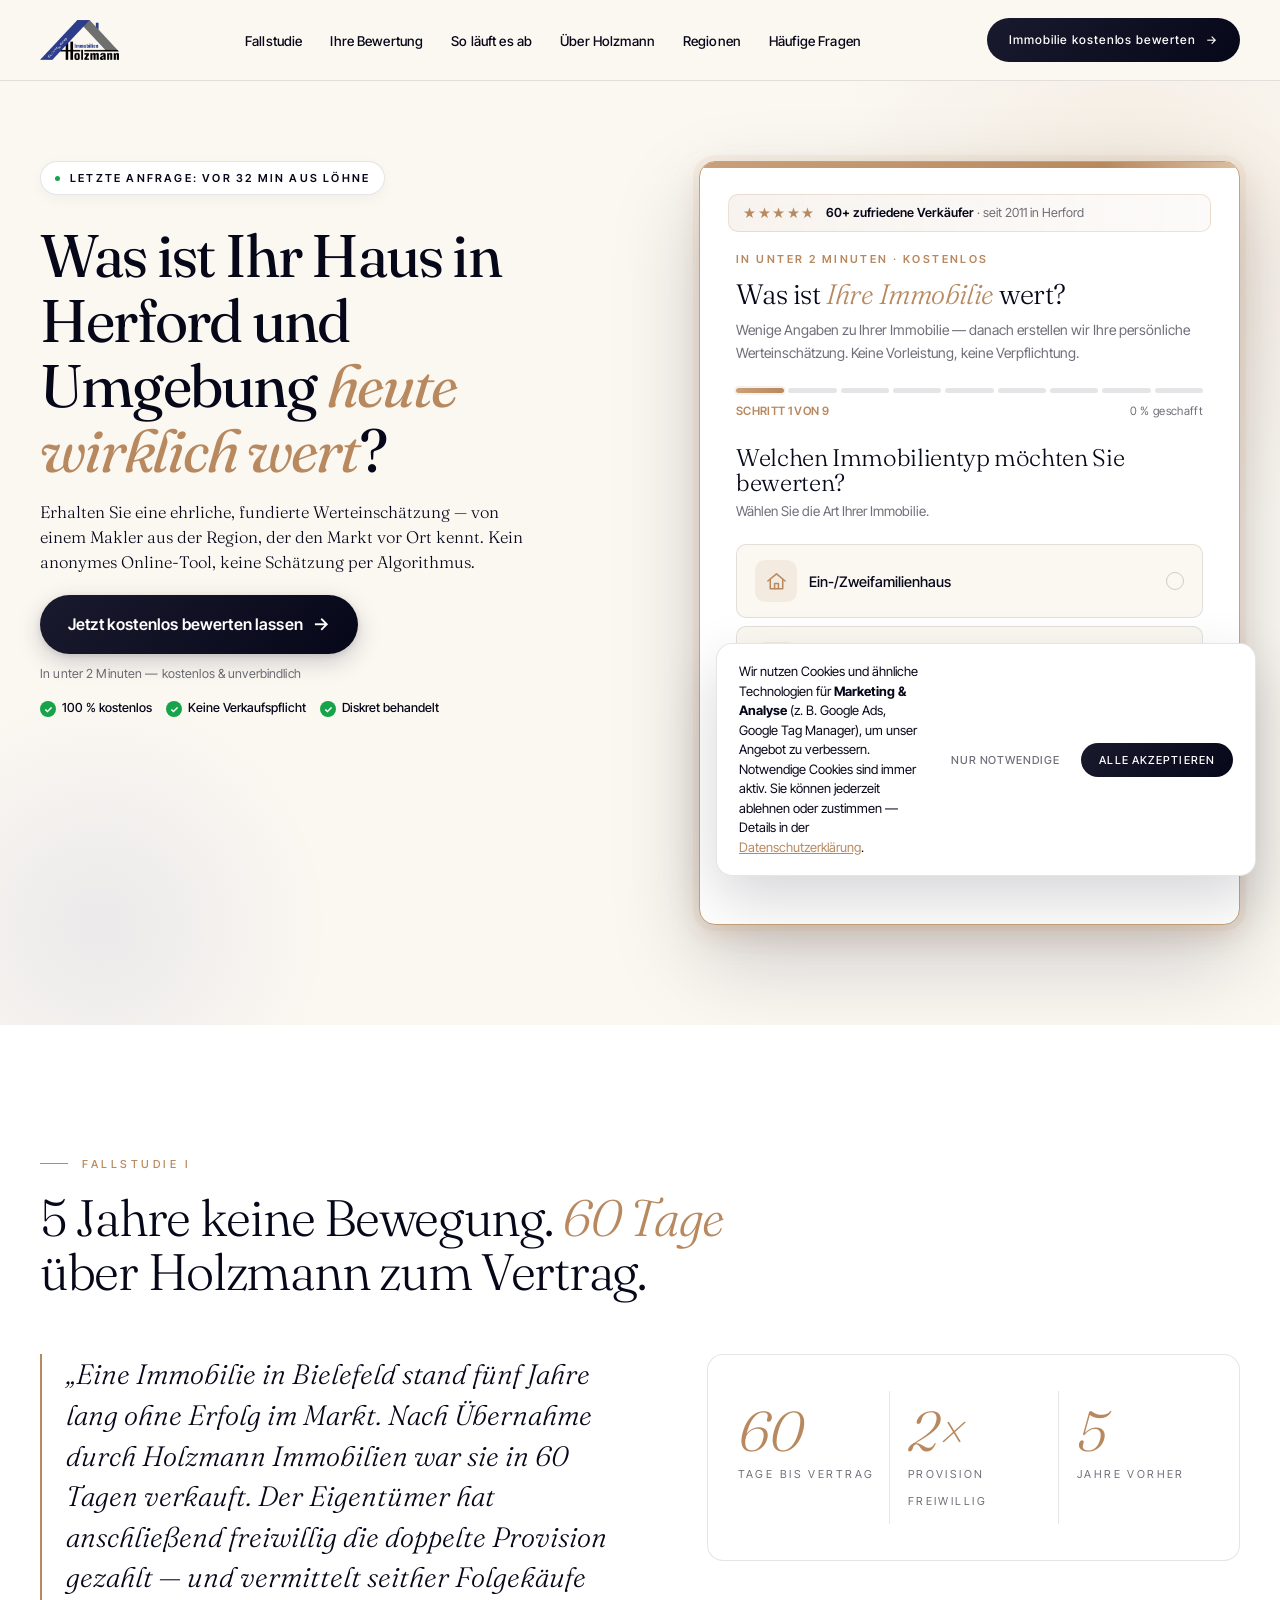
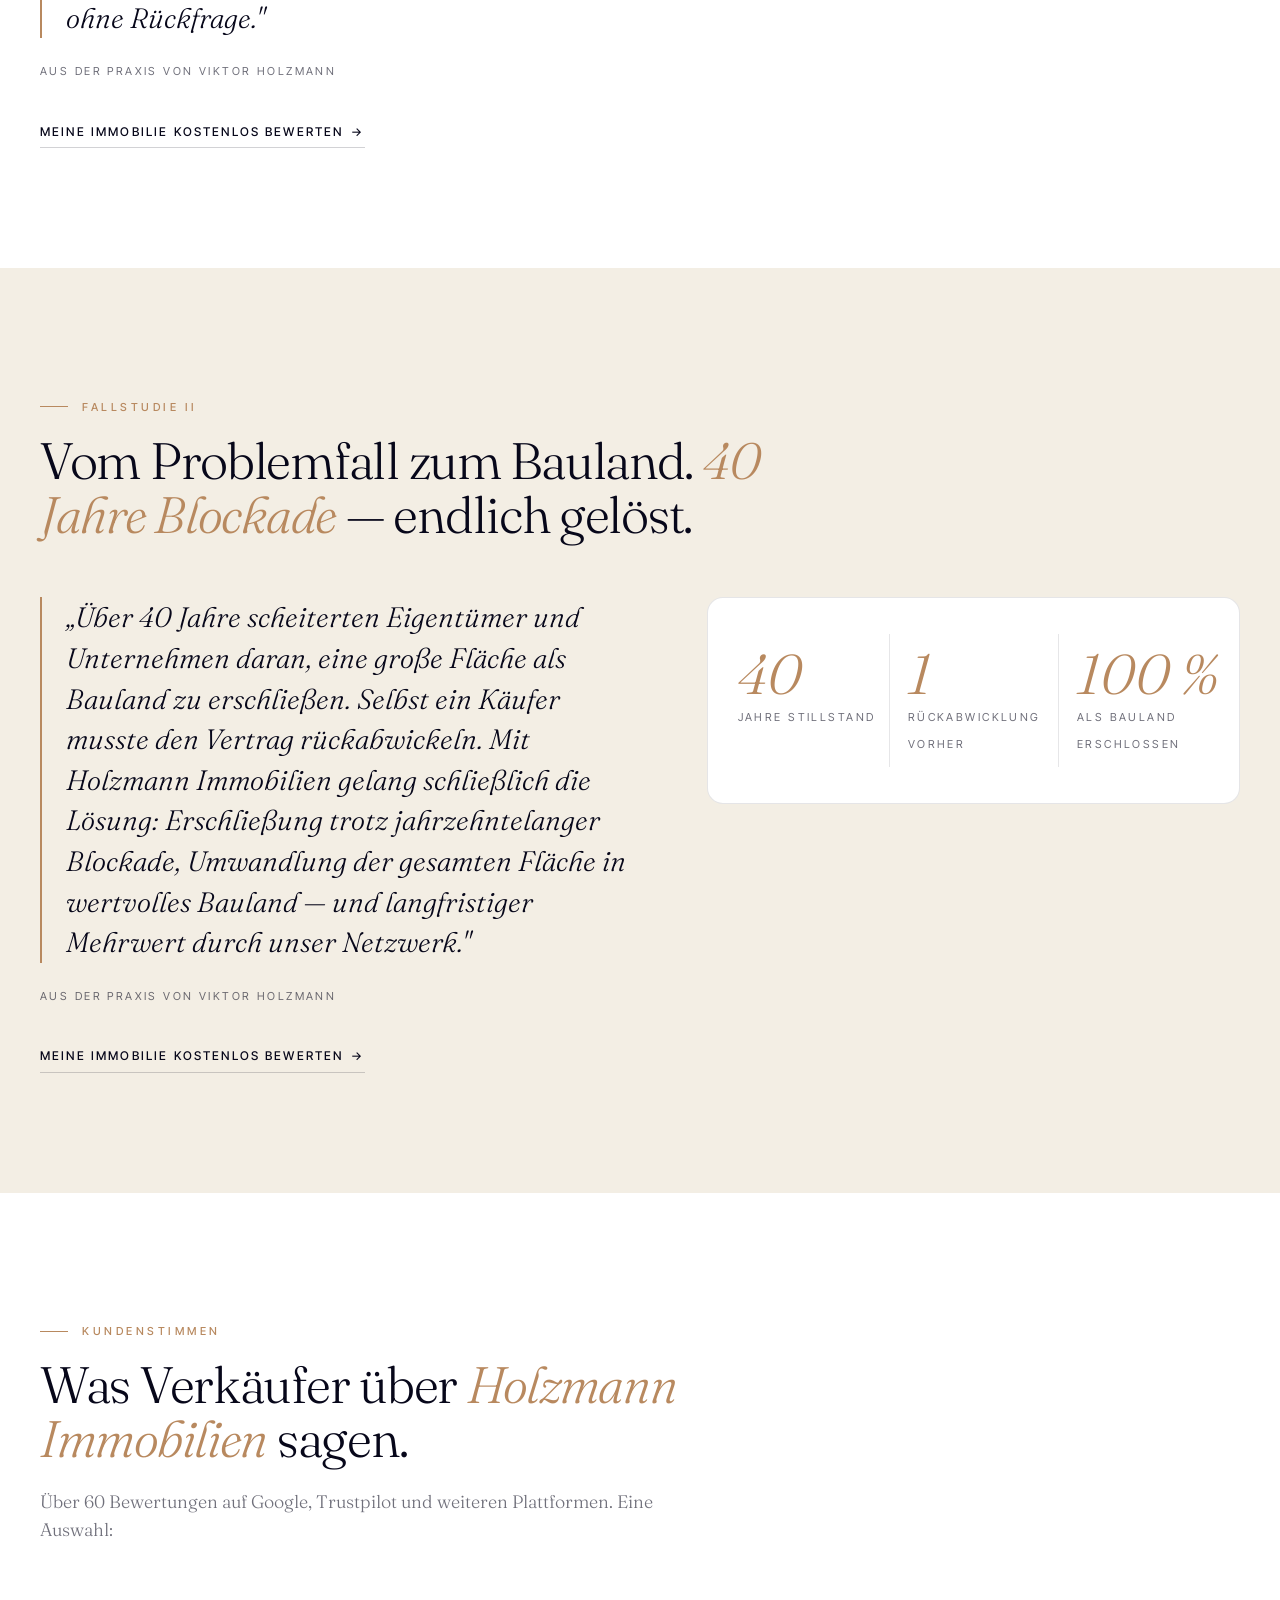
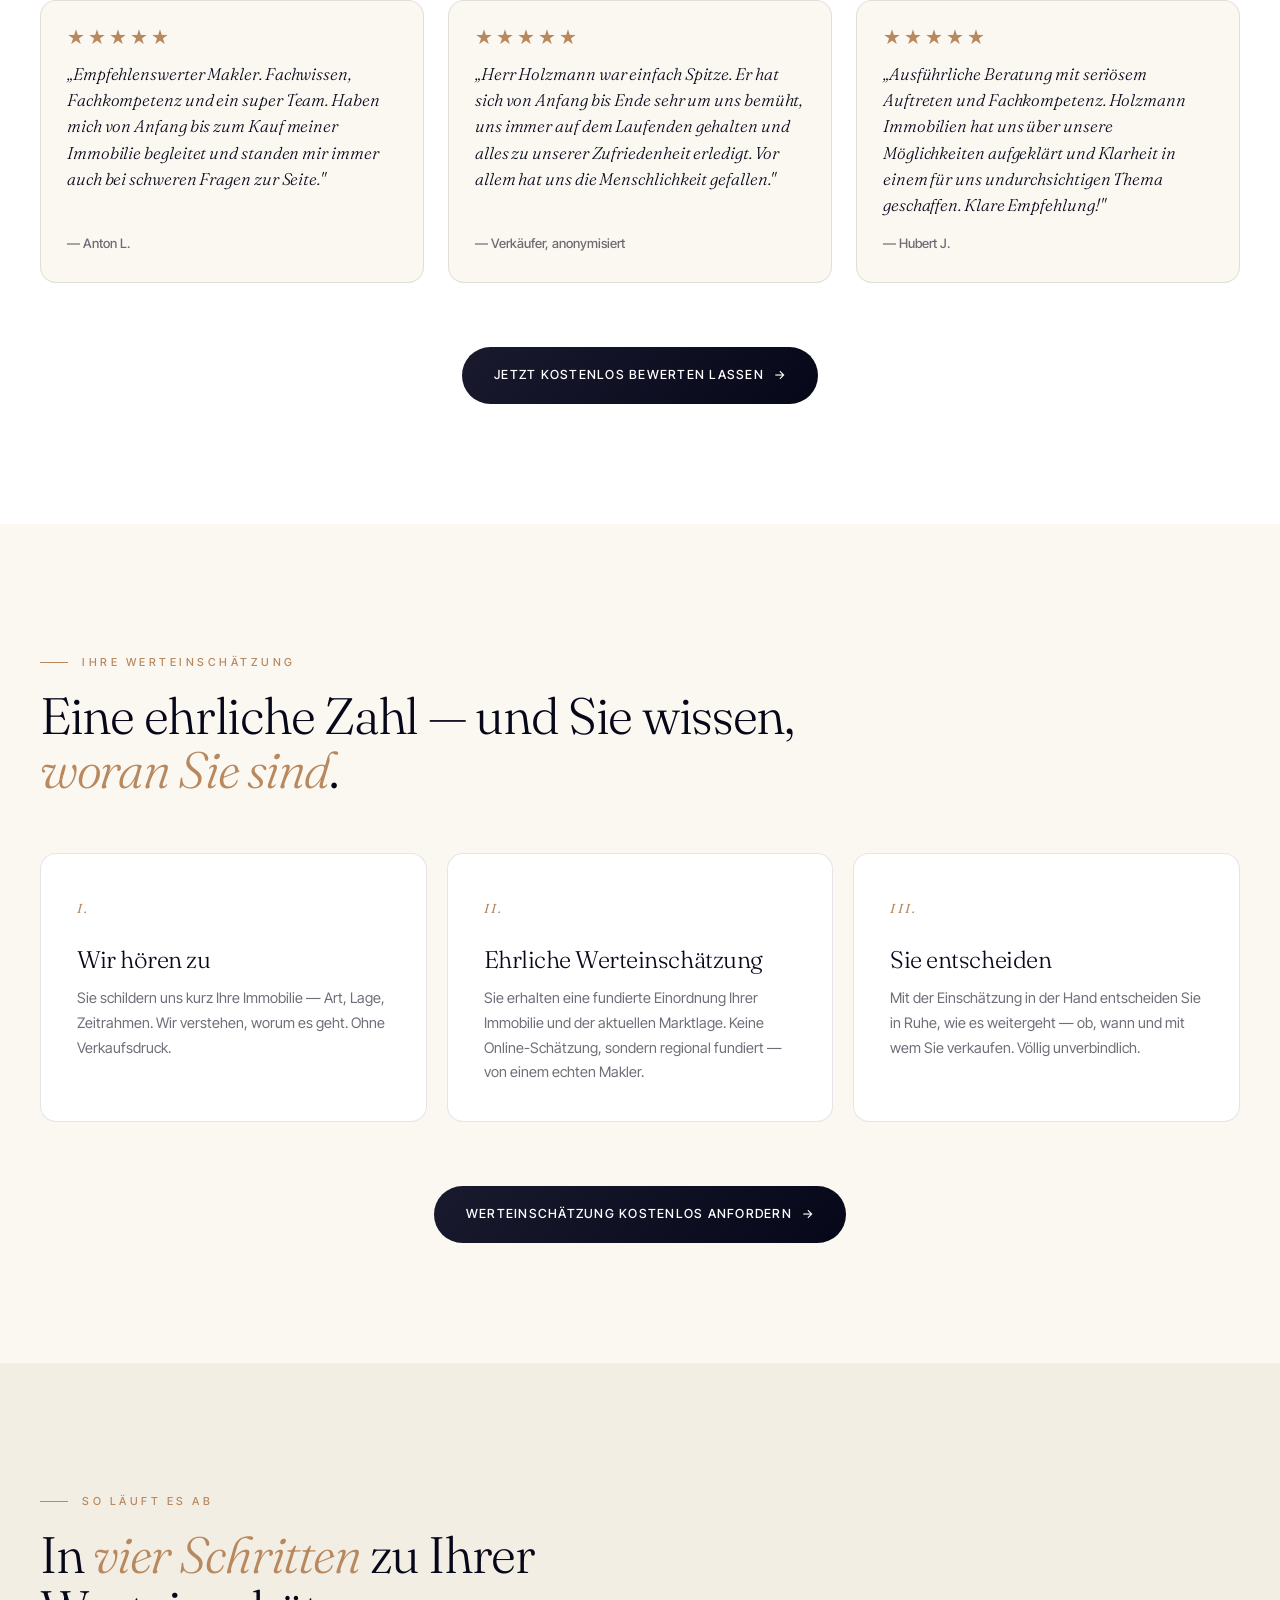
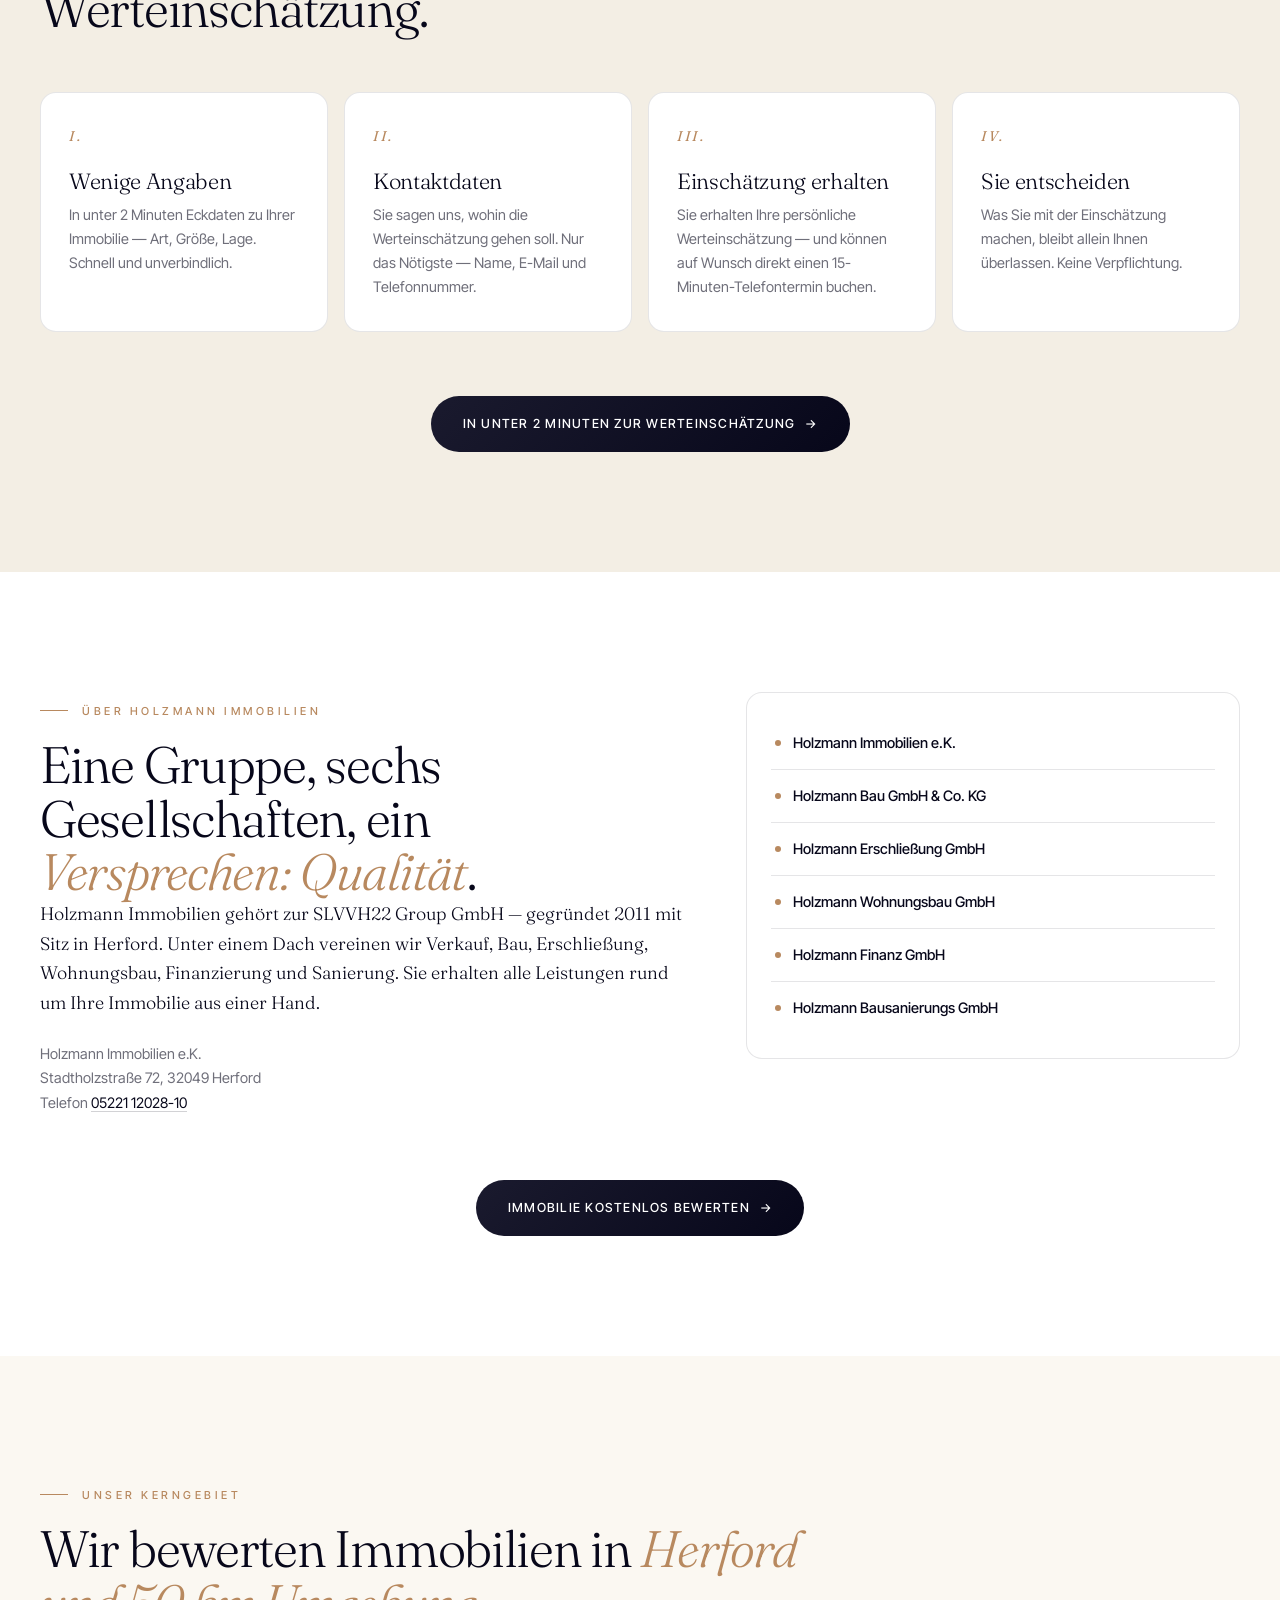
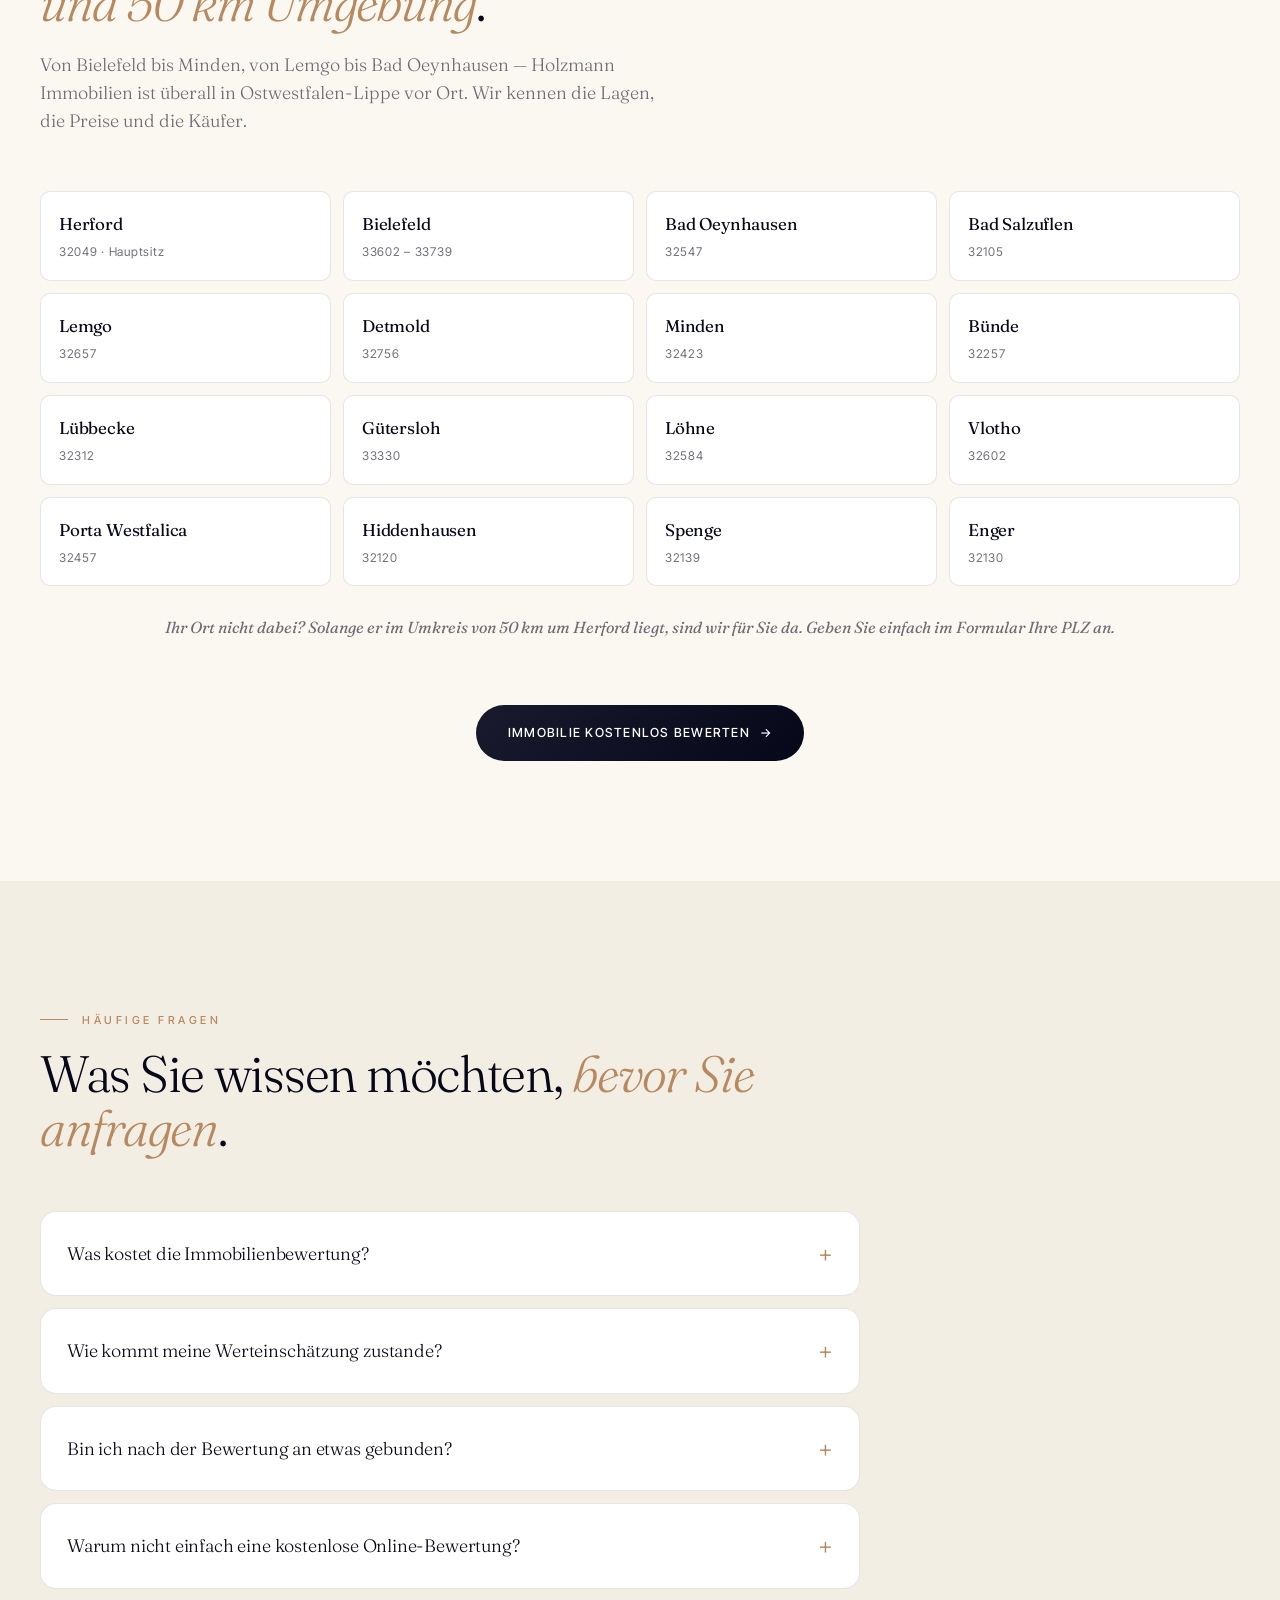
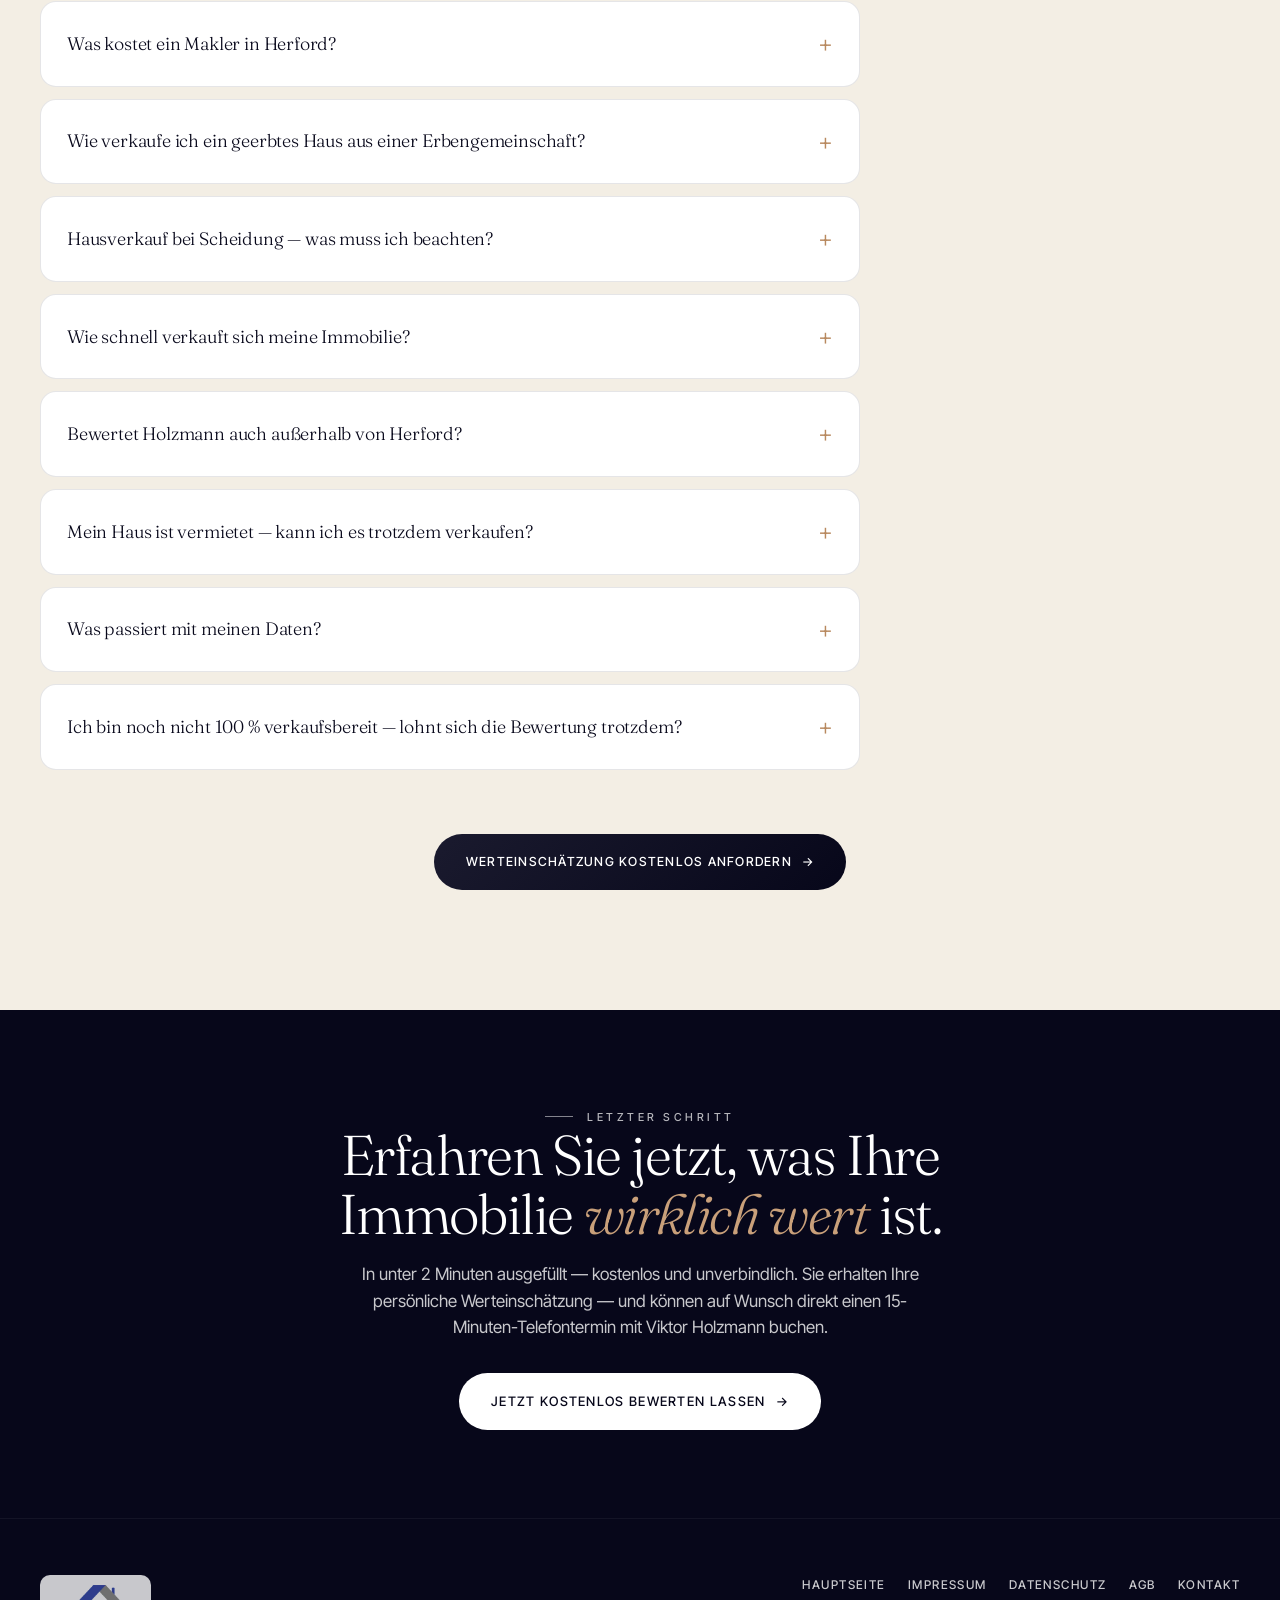
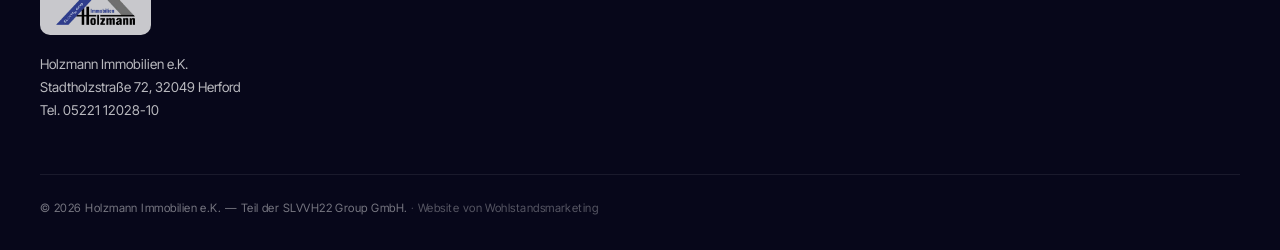
<file: index.html>
<!DOCTYPE html>
<html lang="de">
<head>
  <meta charset="UTF-8">
  <meta name="viewport" content="width=device-width, initial-scale=1.0">
  <meta name="description" content="Kostenlose, persönliche Immobilienbewertung für Herford, Bielefeld und Umgebung. Ehrliche Werteinschätzung vom Makler aus der Region — kein anonymes Online-Tool. In unter 2 Minuten unverbindlich anfordern.">
  <meta name="keywords" content="Haus verkaufen Herford, Immobilienbewertung Herford, was ist mein Haus wert, Immobilie verkaufen Herford, Immobilienmakler Herford, Wohnung verkaufen Bielefeld, Hauswert ermitteln, geerbtes Haus verkaufen">
  <meta name="robots" content="index,follow">
  <meta property="og:title" content="Was ist mein Haus wert? — Kostenlose Immobilienbewertung · Holzmann Immobilien">
  <meta property="og:description" content="Ehrliche Werteinschätzung vom Makler aus der Region — für Herford, Bielefeld & Umgebung. Kein Online-Algorithmus. In unter 2 Minuten kostenlos anfordern.">
  <meta property="og:type" content="website">
  <title>Was ist mein Haus wert? — Kostenlose Immobilienbewertung · Holzmann Immobilien Herford</title>

  <link rel="icon" type="image/x-icon" href="/favicon.ico?v=2">
  <link rel="icon" type="image/png" sizes="16x16" href="/favicon-16x16.png?v=2">
  <link rel="icon" type="image/png" sizes="32x32" href="/favicon-32x32.png?v=2">
  <link rel="apple-touch-icon" sizes="180x180" href="/apple-touch-icon.png?v=2">

  <link rel="preconnect" href="https://fonts.googleapis.com">
  <link rel="preconnect" href="https://fonts.gstatic.com" crossorigin>
  <link href="https://fonts.googleapis.com/css2?family=Fraunces:ital,opsz,wght@0,9..144,300;0,9..144,400;0,9..144,500;1,9..144,300;1,9..144,400&family=Inter+Tight:wght@300;400;500;600&display=swap" rel="stylesheet">

  <link rel="stylesheet" href="./style.css?v=20260528a">

  <!-- Consent Mode v2 — Defaults (DSGVO/EU). MUSS vor GTM und gtag laden. -->
  <script>
    window.dataLayer = window.dataLayer || [];
    function gtag(){ dataLayer.push(arguments); }
    gtag('consent', 'default', {
      'ad_storage':         'denied',
      'ad_user_data':       'denied',
      'ad_personalization': 'denied',
      'analytics_storage':  'denied',
      'functionality_storage': 'granted',
      'security_storage':      'granted',
      'wait_for_update': 500,
      'region': ['DE','AT','CH']
    });
    // Zuvor erteilte Zustimmung wiederherstellen
    try {
      if (localStorage.getItem('holzmann-cookie-consent') === 'all') {
        gtag('consent', 'update', {
          'ad_storage':         'granted',
          'ad_user_data':       'granted',
          'ad_personalization': 'granted',
          'analytics_storage':  'granted'
        });
      }
    } catch(e) {}
  </script>
  <!-- End Consent Mode v2 -->

  <!-- Google Tag Manager -->
  <script>(function(w,d,s,l,i){w[l]=w[l]||[];w[l].push({'gtm.start':
  new Date().getTime(),event:'gtm.js'});var f=d.getElementsByTagName(s)[0],
  j=d.createElement(s),dl=l!='dataLayer'?'&l='+l:'';j.async=true;j.src=
  'https://www.googletagmanager.com/gtm.js?id='+i+dl;f.parentNode.insertBefore(j,f);
  })(window,document,'script','dataLayer','GTM-PZJSZLQF');</script>
  <!-- End Google Tag Manager -->

  <!-- Google tag (gtag.js) -->
  <script async src="https://www.googletagmanager.com/gtag/js?id=AW-17651262615"></script>
  <script>
    window.dataLayer = window.dataLayer || [];
    function gtag(){dataLayer.push(arguments);}
    gtag('js', new Date());
    gtag('config', 'AW-17651262615');
  </script>
  <!-- End Google tag -->
</head>
<body>
  <!-- Google Tag Manager (noscript) -->
  <noscript><iframe src="https://www.googletagmanager.com/ns.html?id=GTM-PZJSZLQF"
  height="0" width="0" style="display:none;visibility:hidden"></iframe></noscript>
  <!-- End Google Tag Manager (noscript) -->

  <!-- ===== NAV ===== -->
  <nav class="nav" aria-label="Hauptnavigation">
    <div class="container nav-inner">
      <a href="https://holzmann-immobilien.de/" class="logo" aria-label="Holzmann Immobilien Startseite">
        <img src="./assets/logo.webp" alt="Holzmann Immobilien" width="180" height="48">
      </a>
      <ul class="nav-links nav-desktop-only" role="list">
        <li><a href="#fallstudie">Fallstudie</a></li>
        <li><a href="#leistungen">Ihre Bewertung</a></li>
        <li><a href="#ablauf">So läuft es ab</a></li>
        <li><a href="#ueber">Über Holzmann</a></li>
        <li><a href="#regionen">Regionen</a></li>
        <li><a href="#faq">Häufige Fragen</a></li>
      </ul>
      <a href="#quiz" class="nav-cta nav-desktop-only">
        <span>Immobilie kostenlos bewerten</span>
        <span class="arrow" aria-hidden="true">→</span>
      </a>
      <button type="button" class="nav-burger" id="nav-burger" aria-label="Menü öffnen" aria-expanded="false" aria-controls="nav-overlay">
        <span></span><span></span><span></span>
      </button>
    </div>
  </nav>

  <!-- Mobile Nav Overlay -->
  <div class="nav-overlay" id="nav-overlay" aria-hidden="true">
    <button type="button" class="nav-overlay-close" id="nav-overlay-close" aria-label="Menü schließen">×</button>
    <nav class="nav-overlay-inner" aria-label="Mobiles Menü">
      <div class="nav-overlay-primary">
        <a href="#quiz" class="nav-overlay-cta" data-nav-link>
          Kostenlose Bewertung anfordern
          <span aria-hidden="true">→</span>
        </a>
        <a href="tel:+4952211202810" class="nav-overlay-cta nav-overlay-cta-ghost" data-nav-link>
          Anrufen · 05221 12028-10
        </a>
      </div>
      <ul class="nav-overlay-links">
        <li><a href="#fallstudie" data-nav-link>Fallstudie</a></li>
        <li><a href="#leistungen" data-nav-link>Ihre Bewertung</a></li>
        <li><a href="#ablauf" data-nav-link>So läuft es ab</a></li>
        <li><a href="#ueber" data-nav-link>Über Holzmann</a></li>
        <li><a href="#regionen" data-nav-link>Regionen</a></li>
        <li><a href="#faq" data-nav-link>Häufige Fragen</a></li>
      </ul>
    </nav>
  </div>

  <!-- ===== HERO mit QUIZ above the fold ===== -->
  <section class="hero">
    <div class="container hero-grid">
      <div class="hero-headline-block">
        <span class="hero-eyebrow-chip" id="live-proof" aria-live="polite">
          <span class="dot dot-live" aria-hidden="true"></span>
          <span id="live-proof-text">Letzte Anfrage: vor 14 Min aus Bielefeld</span>
        </span>
        <h1>
          Was ist Ihr Haus in Herford und Umgebung <em>heute wirklich wert</em>?
        </h1>
        <p class="hero-sub">
          Erhalten Sie eine ehrliche, fundierte Werteinschätzung — von einem Makler aus der Region, der den Markt vor Ort kennt. Kein anonymes Online-Tool, keine Schätzung per Algorithmus.
        </p>
        <div class="hero-trust-line" aria-label="Vertrauenssignale">
          <span class="htl-stars">★★★★★</span>
          <span class="htl-item htl-i1"><strong>60+ <span class="htl-extra">zufriedene </span>Verkäufer</strong></span>
          <span class="htl-sep htl-s1">·</span>
          <span class="htl-item htl-i2"><strong>5 PMA-Awards</strong></span>
          <span class="htl-sep htl-s2">·</span>
          <span class="htl-item htl-i3"><strong>seit 2011<span class="htl-extra"> in Herford</span></strong></span>
          <span class="htl-sep htl-s3">·</span>
          <span class="htl-item htl-i4"><strong>6 Holzmann-Gesellschaften</strong></span>
        </div>
        <a href="#quiz" class="hero-cta" data-track="hero_cta_click">
          Jetzt kostenlos bewerten lassen
          <span class="hero-cta-arrow" aria-hidden="true">→</span>
        </a>
        <p class="hero-cta-sub">In unter 2 Minuten — kostenlos &amp; unverbindlich</p>
        <ul class="hero-risk-reversal" aria-label="Garantien">
          <li><span class="hrr-check" aria-hidden="true">✓</span> 100 % kostenlos</li>
          <li><span class="hrr-check" aria-hidden="true">✓</span> Keine Verkaufspflicht</li>
          <li><span class="hrr-check" aria-hidden="true">✓</span> Diskret behandelt</li>
        </ul>
      </div>

      <!-- QUIZ-CARD direkt sichtbar -->
      <div class="quiz-card-hero" id="quiz">
        <div class="quiz-card-trust-top" aria-label="Vertrauenssignale">
          <span class="qctt-stars" aria-hidden="true">★★★★★</span>
          <span class="qctt-text"><strong>60+ zufriedene Verkäufer</strong> · seit 2011 in Herford</span>
        </div>
        <p class="quiz-card-eyebrow">In unter 2 Minuten · kostenlos</p>
        <h2 class="quiz-card-headline">
          Was ist <em>Ihre Immobilie</em> wert?
        </h2>
        <p class="quiz-card-sub">Wenige Angaben zu Ihrer Immobilie — danach erstellen wir Ihre persönliche Werteinschätzung. Keine Vorleistung, keine Verpflichtung.</p>

        <div id="quiz-app" class="quiz-app" data-quiz-state="intro">
          <noscript>
            <p>Bitte aktivieren Sie JavaScript, um die Bewertung zu starten — oder rufen Sie uns direkt an unter <a href="tel:+4952211202810">05221 12028-10</a>.</p>
          </noscript>
        </div>

        <div class="quiz-card-trust" aria-label="Vertrauenssignale" aria-hidden="true">
          <span class="qct-stars">★★★★★</span>
          <div class="qct-row">
            <span class="qct-item"><strong>60+ zufriedene Verkäufer</strong></span>
            <span class="qct-sep">·</span>
            <span class="qct-item"><strong>5 PMA-Awards</strong></span>
          </div>
          <div class="qct-row">
            <span class="qct-item"><strong>seit 2011</strong></span>
            <span class="qct-sep">·</span>
            <span class="qct-item"><strong>6 Gesellschaften</strong></span>
          </div>
        </div>
      </div>

    </div>
  </section>


  <!-- ===== FALLSTUDIE 1 — Bielefeld 60 Tage ===== -->
  <section class="section section-white" id="fallstudie">
    <div class="container">
      <div class="section-head">
        <span class="eyebrow">Fallstudie I</span>
        <h2 class="section-title">5 Jahre keine Bewegung. <em>60 Tage</em> über Holzmann zum Vertrag.</h2>
      </div>
      <div class="case-study-grid">
        <div>
          <blockquote class="case-quote">
            „Eine Immobilie in Bielefeld stand fünf Jahre lang ohne Erfolg im Markt. Nach Übernahme durch Holzmann Immobilien war sie in 60 Tagen verkauft. Der Eigentümer hat anschließend freiwillig die doppelte Provision gezahlt — und vermittelt seither Folgekäufe ohne Rückfrage."
          </blockquote>
          <p class="case-cite">Aus der Praxis von Viktor Holzmann</p>
          <a href="#quiz" class="btn-link-arrow">Meine Immobilie kostenlos bewerten <span aria-hidden="true">→</span></a>
        </div>
        <div class="case-stats-grid">
          <div class="case-stat">
            <span class="case-stat-number">60</span>
            <span class="case-stat-label">Tage bis Vertrag</span>
          </div>
          <div class="case-stat">
            <span class="case-stat-number">2&times;</span>
            <span class="case-stat-label">Provision freiwillig</span>
          </div>
          <div class="case-stat">
            <span class="case-stat-number">5</span>
            <span class="case-stat-label">Jahre vorher</span>
          </div>
        </div>
      </div>
    </div>
  </section>

  <!-- ===== FALLSTUDIE 2 — Bauland 40 Jahre Blockade ===== -->
  <section class="section section-soft" id="fallstudie-bauland">
    <div class="container">
      <div class="section-head">
        <span class="eyebrow">Fallstudie II</span>
        <h2 class="section-title">Vom Problemfall zum Bauland. <em>40 Jahre Blockade</em> — endlich gelöst.</h2>
      </div>
      <div class="case-study-grid case-study-grid-reverse">
        <div class="case-stats-grid">
          <div class="case-stat">
            <span class="case-stat-number">40</span>
            <span class="case-stat-label">Jahre Stillstand</span>
          </div>
          <div class="case-stat">
            <span class="case-stat-number">1</span>
            <span class="case-stat-label">Rückabwicklung vorher</span>
          </div>
          <div class="case-stat">
            <span class="case-stat-number">100&nbsp;%</span>
            <span class="case-stat-label">Als Bauland erschlossen</span>
          </div>
        </div>
        <div>
          <blockquote class="case-quote">
            „Über 40 Jahre scheiterten Eigentümer und Unternehmen daran, eine große Fläche als Bauland zu erschließen. Selbst ein Käufer musste den Vertrag rückabwickeln. Mit Holzmann Immobilien gelang schließlich die Lösung: Erschließung trotz jahrzehntelanger Blockade, Umwandlung der gesamten Fläche in wertvolles Bauland — und langfristiger Mehrwert durch unser Netzwerk."
          </blockquote>
          <p class="case-cite">Aus der Praxis von Viktor Holzmann</p>
          <a href="#quiz" class="btn-link-arrow">Meine Immobilie kostenlos bewerten <span aria-hidden="true">→</span></a>
        </div>
      </div>
    </div>
  </section>

  <!-- ===== TESTIMONIALS ===== -->
  <section class="section section-white" id="stimmen" aria-label="Kundenstimmen">
    <div class="container">
      <div class="section-head">
        <span class="eyebrow">Kundenstimmen</span>
        <h2 class="section-title">Was Verkäufer über <em>Holzmann Immobilien</em> sagen.</h2>
        <p class="section-lead">Über 60 Bewertungen auf Google, Trustpilot und weiteren Plattformen. Eine Auswahl:</p>
      </div>
      <div class="testimonials-grid">
        <article class="testimonial-card">
          <span class="testimonial-stars" aria-hidden="true">★★★★★</span>
          <blockquote>„Empfehlenswerter Makler. Fachwissen, Fachkompetenz und ein super Team. Haben mich von Anfang bis zum Kauf meiner Immobilie begleitet und standen mir immer auch bei schweren Fragen zur Seite."</blockquote>
          <p class="testimonial-cite">— Anton L.</p>
        </article>
        <article class="testimonial-card">
          <span class="testimonial-stars" aria-hidden="true">★★★★★</span>
          <blockquote>„Herr Holzmann war einfach Spitze. Er hat sich von Anfang bis Ende sehr um uns bemüht, uns immer auf dem Laufenden gehalten und alles zu unserer Zufriedenheit erledigt. Vor allem hat uns die Menschlichkeit gefallen."</blockquote>
          <p class="testimonial-cite">— Verkäufer, anonymisiert</p>
        </article>
        <article class="testimonial-card">
          <span class="testimonial-stars" aria-hidden="true">★★★★★</span>
          <blockquote>„Ausführliche Beratung mit seriösem Auftreten und Fachkompetenz. Holzmann Immobilien hat uns über unsere Möglichkeiten aufgeklärt und Klarheit in einem für uns undurchsichtigen Thema geschaffen. Klare Empfehlung!"</blockquote>
          <p class="testimonial-cite">— Hubert J.</p>
        </article>
      </div>
      <div class="section-cta-row">
        <a href="#quiz" class="btn-solid" data-cta="testimonials">
          Jetzt kostenlos bewerten lassen
          <span class="arrow" aria-hidden="true">→</span>
        </a>
      </div>
    </div>
  </section>

  <!-- ===== IHRE BEWERTUNG ===== -->
  <section class="section" id="leistungen">
    <div class="container">
      <div class="section-head">
        <span class="eyebrow">Ihre Werteinschätzung</span>
        <h2 class="section-title">Eine ehrliche Zahl — und Sie wissen, <em>woran Sie sind</em>.</h2>
      </div>
      <div class="benefit-grid">
        <article class="benefit-card">
          <span class="benefit-roman">I.</span>
          <h3>Wir hören zu</h3>
          <p>Sie schildern uns kurz Ihre Immobilie — Art, Lage, Zeitrahmen. Wir verstehen, worum es geht. Ohne Verkaufsdruck.</p>
        </article>
        <article class="benefit-card">
          <span class="benefit-roman">II.</span>
          <h3>Ehrliche Werteinschätzung</h3>
          <p>Sie erhalten eine fundierte Einordnung Ihrer Immobilie und der aktuellen Marktlage. Keine Online-Schätzung, sondern regional fundiert — von einem echten Makler.</p>
        </article>
        <article class="benefit-card">
          <span class="benefit-roman">III.</span>
          <h3>Sie entscheiden</h3>
          <p>Mit der Einschätzung in der Hand entscheiden Sie in Ruhe, wie es weitergeht — ob, wann und mit wem Sie verkaufen. Völlig unverbindlich.</p>
        </article>
      </div>
      <div class="section-cta-row">
        <a href="#quiz" class="btn-solid" data-cta="benefits">
          Werteinschätzung kostenlos anfordern
          <span class="arrow" aria-hidden="true">→</span>
        </a>
      </div>
    </div>
  </section>

  <!-- ===== ABLAUF ===== -->
  <section class="section section-soft" id="ablauf">
    <div class="container">
      <div class="section-head">
        <span class="eyebrow">So läuft es ab</span>
        <h2 class="section-title">In <em>vier Schritten</em> zu Ihrer Werteinschätzung.</h2>
      </div>
      <div class="steps-grid">
        <div class="step-card"><span class="step-num">I.</span><h3>Wenige Angaben</h3><p>In unter 2 Minuten Eckdaten zu Ihrer Immobilie — Art, Größe, Lage. Schnell und unverbindlich.</p></div>
        <div class="step-card"><span class="step-num">II.</span><h3>Kontaktdaten</h3><p>Sie sagen uns, wohin die Werteinschätzung gehen soll. Nur das Nötigste — Name, E-Mail und Telefonnummer.</p></div>
        <div class="step-card"><span class="step-num">III.</span><h3>Einschätzung erhalten</h3><p>Sie erhalten Ihre persönliche Werteinschätzung — und können auf Wunsch direkt einen 15-Minuten-Telefontermin buchen.</p></div>
        <div class="step-card"><span class="step-num">IV.</span><h3>Sie entscheiden</h3><p>Was Sie mit der Einschätzung machen, bleibt allein Ihnen überlassen. Keine Verpflichtung.</p></div>
      </div>
      <div class="section-cta-row">
        <a href="#quiz" class="btn-solid" data-cta="steps">
          In unter 2 Minuten zur Werteinschätzung
          <span class="arrow" aria-hidden="true">→</span>
        </a>
      </div>
    </div>
  </section>

  <!-- ===== ÜBER HOLZMANN ===== -->
  <section class="section section-white" id="ueber">
    <div class="container about-grid">
      <div>
        <span class="eyebrow">Über Holzmann Immobilien</span>
        <h2 class="section-title">Eine Gruppe, sechs Gesellschaften, ein <em>Versprechen: Qualität</em>.</h2>
        <p class="about-lead">
          Holzmann Immobilien gehört zur SLVVH22 Group GmbH — gegründet 2011 mit Sitz in Herford. Unter einem Dach vereinen wir Verkauf, Bau, Erschließung, Wohnungsbau, Finanzierung und Sanierung. Sie erhalten alle Leistungen rund um Ihre Immobilie aus einer Hand.
        </p>
        <p class="about-address">
          Holzmann Immobilien e.K.<br>
          Stadtholzstraße 72, 32049 Herford<br>
          Telefon <a href="tel:+4952211202810">05221 12028-10</a>
        </p>
      </div>
      <ul class="group-list">
        <li>Holzmann Immobilien e.K.</li>
        <li>Holzmann Bau GmbH &amp; Co. KG</li>
        <li>Holzmann Erschließung GmbH</li>
        <li>Holzmann Wohnungsbau GmbH</li>
        <li>Holzmann Finanz GmbH</li>
        <li>Holzmann Bausanierungs GmbH</li>
      </ul>
    </div>
    <div class="container section-cta-row">
      <a href="#quiz" class="btn-solid" data-cta="about">
        Immobilie kostenlos bewerten
        <span class="arrow" aria-hidden="true">→</span>
      </a>
    </div>
  </section>

  <!-- ===== REGIONEN ===== -->
  <section class="section" id="regionen">
    <div class="container">
      <div class="section-head">
        <span class="eyebrow">Unser Kerngebiet</span>
        <h2 class="section-title">Wir bewerten Immobilien in <em>Herford und 50&nbsp;km Umgebung</em>.</h2>
        <p class="section-lead">Von Bielefeld bis Minden, von Lemgo bis Bad Oeynhausen — Holzmann Immobilien ist überall in Ostwestfalen-Lippe vor Ort. Wir kennen die Lagen, die Preise und die Käufer.</p>
      </div>
      <ul class="regions-grid">
        <li><strong>Herford</strong><span>32049 · Hauptsitz</span></li>
        <li><strong>Bielefeld</strong><span>33602 – 33739</span></li>
        <li><strong>Bad Oeynhausen</strong><span>32547</span></li>
        <li><strong>Bad Salzuflen</strong><span>32105</span></li>
        <li><strong>Lemgo</strong><span>32657</span></li>
        <li><strong>Detmold</strong><span>32756</span></li>
        <li><strong>Minden</strong><span>32423</span></li>
        <li><strong>Bünde</strong><span>32257</span></li>
        <li><strong>Lübbecke</strong><span>32312</span></li>
        <li><strong>Gütersloh</strong><span>33330</span></li>
        <li><strong>Löhne</strong><span>32584</span></li>
        <li><strong>Vlotho</strong><span>32602</span></li>
        <li><strong>Porta Westfalica</strong><span>32457</span></li>
        <li><strong>Hiddenhausen</strong><span>32120</span></li>
        <li><strong>Spenge</strong><span>32139</span></li>
        <li><strong>Enger</strong><span>32130</span></li>
      </ul>
      <p class="regions-note">Ihr Ort nicht dabei? Solange er im Umkreis von 50 km um Herford liegt, sind wir für Sie da. Geben Sie einfach im Formular Ihre PLZ an.</p>
      <div class="section-cta-row">
        <a href="#quiz" class="btn-solid" data-cta="regions">
          Immobilie kostenlos bewerten
          <span class="arrow" aria-hidden="true">→</span>
        </a>
      </div>
    </div>
  </section>

  <!-- ===== FAQ ===== -->
  <section class="section section-soft" id="faq">
    <div class="container">
      <div class="section-head">
        <span class="eyebrow">Häufige Fragen</span>
        <h2 class="section-title">Was Sie wissen möchten, <em>bevor Sie anfragen</em>.</h2>
      </div>
      <div class="faq">
        <details class="faq-item"><summary>Was kostet die Immobilienbewertung?</summary><p>Nichts. Die Werteinschätzung ist <strong>kostenlos und unverbindlich</strong>. Sie zahlen erst etwas, wenn Ihre Immobilie tatsächlich über uns verkauft wird — erfolgsbasiert und transparent.</p></details>
        <details class="faq-item"><summary>Wie kommt meine Werteinschätzung zustande?</summary><p>Sie beantworten wenige Fragen zu Ihrer Immobilie. Auf dieser Basis erstellt ein Makler aus der Region — kein Algorithmus — eine fundierte Einordnung von Wert und Marktlage. Auf Wunsch besprechen wir die Einschätzung in einem kurzen 15-Minuten-Telefonat persönlich mit Ihnen.</p></details>
        <details class="faq-item"><summary>Bin ich nach der Bewertung an etwas gebunden?</summary><p>Nein. Die Werteinschätzung ist ein reines Serviceangebot. Sie entscheiden danach in Ruhe, ob, wann und mit wem Sie verkaufen — ganz ohne Verpflichtung.</p></details>
        <details class="faq-item"><summary>Warum nicht einfach eine kostenlose Online-Bewertung?</summary><p>Online-Tools rechnen mit Durchschnittswerten und kennen Ihre Immobilie nicht. Lage, Zustand, Ausstattung und die aktuelle Nachfrage vor Ort fließen nicht ein. Unsere Einschätzung kommt von einem Makler, der den Markt in Herford und Umgebung täglich erlebt — das ist der Unterschied zwischen einer Schätzung und einer belastbaren Zahl.</p></details>
        <details class="faq-item"><summary>Was kostet ein Makler in Herford?</summary><p>Bei Holzmann Immobilien arbeiten wir <strong>erfolgsbasiert</strong>: ohne Verkauf keine Provision. Die übliche Maklerprovision wird zwischen Käufer und Verkäufer geteilt — die genaue Höhe besprechen wir individuell und transparent, abgestimmt auf Ihr Objekt.</p></details>
        <details class="faq-item"><summary>Wie verkaufe ich ein geerbtes Haus aus einer Erbengemeinschaft?</summary><p>Das ist eine unserer häufigsten Aufgaben. Wir <strong>moderieren zwischen den Miterben</strong>, klären Eigentumsverhältnisse, koordinieren Notar und Verkauf. Wichtig: alle Erben müssen dem Verkauf grundsätzlich zustimmen. Im Gespräch klären wir, wie wir die Schritte für Ihre Konstellation strukturieren.</p></details>
        <details class="faq-item"><summary>Hausverkauf bei Scheidung — was muss ich beachten?</summary><p>Bei einer Trennung steht der Verkaufsprozess unter besonderem emotionalen und rechtlichen Druck. Wir behandeln solche Verkäufe <strong>diskret</strong>, sprechen mit beiden Eheleuten getrennt, wenn das hilft, und koordinieren mit Anwälten oder Notaren. Wichtig: Wer ist Eigentümer, wer steht im Grundbuch, gibt es eine Zugewinngemeinschaft? Im Gespräch klären wir die ersten Eckpunkte.</p></details>
        <details class="faq-item"><summary>Wie schnell verkauft sich meine Immobilie?</summary><p>Das hängt von Lage, Objektart und Marktphase ab. In der Bielefeld-Fallstudie waren es 60 Tage — wir sind ehrlich: jede Immobilie hat ihren eigenen Rhythmus.</p></details>
        <details class="faq-item"><summary>Bewertet Holzmann auch außerhalb von Herford?</summary><p>Ja, in einem Radius von ca. <strong>50 km um Herford</strong>: Bielefeld, Bad Oeynhausen, Bad Salzuflen, Lemgo, Detmold, Minden, Bünde, Gütersloh, Lübbecke und alle umliegenden Gemeinden. Eine vollständige Liste finden Sie im Bereich „Unser Kerngebiet".</p></details>
        <details class="faq-item"><summary>Mein Haus ist vermietet — kann ich es trotzdem verkaufen?</summary><p>Ja. Vermietete Immobilien lassen sich an Kapitalanleger verkaufen — Mietverträge bleiben dabei bestehen (Kauf bricht nicht Miete). Die Vermarktung läuft anders als bei selbst genutzten Objekten. Im Gespräch besprechen wir die optimale Strategie.</p></details>
        <details class="faq-item"><summary>Was passiert mit meinen Daten?</summary><p>Ihre Angaben werden DSGVO-konform behandelt und ausschließlich intern bei Holzmann Immobilien verarbeitet. Details siehe <a href="https://holzmann-immobilien.de/datenschutz" target="_blank" rel="noopener">Datenschutzerklärung</a>.</p></details>
        <details class="faq-item"><summary>Ich bin noch nicht 100 % verkaufsbereit — lohnt sich die Bewertung trotzdem?</summary><p>Gerade dann. Sie erhalten Klarheit über den Marktwert Ihrer Immobilie und Ihre Möglichkeiten — ohne sich zu binden. Viele Eigentümer holen sich die Einschätzung Monate vor einer Entscheidung.</p></details>
      </div>
      <div class="section-cta-row">
        <a href="#quiz" class="btn-solid" data-cta="faq">
          Werteinschätzung kostenlos anfordern
          <span class="arrow" aria-hidden="true">→</span>
        </a>
      </div>
    </div>
  </section>

  <!-- ===== FINAL CTA ===== -->
  <section class="section-final">
    <div class="container">
      <span class="eyebrow eyebrow-light">Letzter Schritt</span>
      <h2>Erfahren Sie jetzt, was Ihre Immobilie <em>wirklich wert</em> ist.</h2>
      <p>In unter 2 Minuten ausgefüllt — kostenlos und unverbindlich. Sie erhalten Ihre persönliche Werteinschätzung — und können auf Wunsch direkt einen 15-Minuten-Telefontermin mit Viktor Holzmann buchen.</p>
      <a href="#quiz" class="btn-solid btn-solid-large" data-cta="footer">
        Jetzt kostenlos bewerten lassen
        <span class="arrow" aria-hidden="true">→</span>
      </a>
    </div>
  </section>

  <!-- ===== FOOTER ===== -->
  <footer class="site-footer">
    <div class="container footer-inner">
      <div class="footer-brand">
        <span class="footer-logo-wrap">
          <img src="./assets/logo.webp" alt="Holzmann Immobilien" width="180" height="48" class="footer-logo">
        </span>
        <p class="footer-address">
          Holzmann Immobilien e.K.<br>
          Stadtholzstraße 72, 32049 Herford<br>
          Tel. 05221 12028-10
        </p>
      </div>
      <nav class="footer-nav" aria-label="Rechtliche Hinweise">
        <a href="https://holzmann-immobilien.de/" target="_blank" rel="noopener">Hauptseite</a>
        <a href="https://holzmann-immobilien.de/impressum" target="_blank" rel="noopener">Impressum</a>
        <a href="https://holzmann-immobilien.de/datenschutz" target="_blank" rel="noopener">Datenschutz</a>
        <a href="https://holzmann-immobilien.de/agbs" target="_blank" rel="noopener">AGB</a>
        <a href="#quiz">Kontakt</a>
      </nav>
      <p class="footer-meta">© <span id="footer-year">2026</span> Holzmann Immobilien e.K. — Teil der SLVVH22 Group GmbH. <span style="opacity:.55">·</span> <a href="https://wohlstandsmarketing.de/" target="_blank" rel="noopener" style="color:inherit;text-decoration:none;opacity:.7">Website von Wohlstandsmarketing</a></p>
    </div>
  </footer>

  <!-- ===== COOKIE-BANNER (Consent Mode v2) ===== -->
  <div id="cookie-banner" class="cookie-banner is-hidden" role="dialog" aria-label="Cookie-Hinweis" aria-live="polite">
    <p>Wir nutzen Cookies und ähnliche Technologien für <strong>Marketing &amp; Analyse</strong> (z. B. Google Ads, Google Tag Manager), um unser Angebot zu verbessern. Notwendige Cookies sind immer aktiv. Sie können jederzeit ablehnen oder zustimmen — Details in der <a href="https://holzmann-immobilien.de/datenschutz" target="_blank" rel="noopener">Datenschutzerklärung</a>.</p>
    <div class="cookie-actions">
      <button type="button" id="cookie-decline" class="btn-ghost">Nur Notwendige</button>
      <button type="button" id="cookie-accept" class="btn-solid">Alle akzeptieren</button>
    </div>
  </div>

  <script src="./quiz.js?v=20260528a" defer></script>
  <script>
    // Footer-Jahr
    document.getElementById('footer-year').textContent = new Date().getFullYear();

    // Burger-Menü
    (function(){
      var burger = document.getElementById('nav-burger');
      var overlay = document.getElementById('nav-overlay');
      var close = document.getElementById('nav-overlay-close');
      if (!burger || !overlay) return;
      function open() {
        overlay.classList.add('is-open');
        overlay.setAttribute('aria-hidden', 'false');
        burger.setAttribute('aria-expanded', 'true');
        document.documentElement.style.overflow = 'hidden';
      }
      function shut() {
        overlay.classList.remove('is-open');
        overlay.setAttribute('aria-hidden', 'true');
        burger.setAttribute('aria-expanded', 'false');
        document.documentElement.style.overflow = '';
      }
      burger.addEventListener('click', open);
      close.addEventListener('click', shut);
      overlay.querySelectorAll('[data-nav-link]').forEach(function(a){ a.addEventListener('click', shut); });
      document.addEventListener('keydown', function(e){ if (e.key === 'Escape') shut(); });
    })();

    // Cookie-Banner + Consent Mode v2 Update — robust mit try/catch (private mode safe)
    (function(){
      var banner = document.getElementById('cookie-banner');
      var key = 'holzmann-cookie-consent';
      var hasStorage = (function(){ try { localStorage.setItem('__t__','1'); localStorage.removeItem('__t__'); return true; } catch(e) { return false; } })();
      var stored = hasStorage ? localStorage.getItem(key) : null;

      if (!stored) banner.classList.remove('is-hidden');

      function gtagSafe(){
        window.dataLayer = window.dataLayer || [];
        window.dataLayer.push(arguments);
      }

      function setConsent(value) {
        if (hasStorage) { try { localStorage.setItem(key, value); } catch(e) {} }
        banner.classList.add('is-hidden');

        if (value === 'all') {
          gtagSafe('consent', 'update', {
            'ad_storage':         'granted',
            'ad_user_data':       'granted',
            'ad_personalization': 'granted',
            'analytics_storage':  'granted'
          });
        } else {
          gtagSafe('consent', 'update', {
            'ad_storage':         'denied',
            'ad_user_data':       'denied',
            'ad_personalization': 'denied',
            'analytics_storage':  'denied'
          });
        }

        window.dataLayer = window.dataLayer || [];
        window.dataLayer.push({ event: 'cookie_consent_' + value });
      }
      document.getElementById('cookie-accept').addEventListener('click', function(){ setConsent('all'); });
      document.getElementById('cookie-decline').addEventListener('click', function(){ setConsent('essential'); });
    })();
  </script>

  <!-- Sticky Mobile CTA — erscheint, wenn Hero-CTA aus Viewport ist und Quiz noch nicht erreicht -->
  <a href="#quiz" id="sticky-cta" class="sticky-cta" aria-hidden="true" tabindex="-1" data-track="sticky_cta_click">
    Immobilie kostenlos bewerten
    <span aria-hidden="true">→</span>
  </a>

  <!-- Smooth Anchor Scrolling — fixt Sticky-Nav-Overlap nach #quiz-Anker -->
  <script>
    (function(){
      function scrollToQuiz(e) {
        var target = document.getElementById('quiz');
        if (!target) return;
        if (e) e.preventDefault();
        var nav = document.querySelector('.nav');
        var navH = nav ? nav.getBoundingClientRect().height : 80;
        var top = target.getBoundingClientRect().top + window.scrollY - navH - 16;
        window.scrollTo({ top: top, behavior: 'smooth' });
        // Hash entfernen, damit Browser beim Hochscrollen nicht hängenbleibt
        if (history.replaceState) {
          history.replaceState(null, '', window.location.pathname + window.location.search);
        }
      }
      document.querySelectorAll('a[href="#quiz"]').forEach(function(a){
        a.addEventListener('click', scrollToQuiz);
      });
      // Falls die Seite mit #quiz im Hash geladen wird, sauber scrollen
      if (window.location.hash === '#quiz') {
        setTimeout(scrollToQuiz, 50);
      }
    })();
  </script>

  <!-- Live Social Proof Rotation + Sticky CTA Toggle -->
  <script>
    (function(){
      // ---------- Live Social Proof ----------
      var entries = [
        'Letzte Anfrage: vor 14 Min aus Bielefeld',
        'Letzte Anfrage: vor 23 Min aus Herford',
        'Letzte Anfrage: vor 8 Min aus Bünde',
        'Letzte Anfrage: vor 41 Min aus Detmold',
        'Letzte Anfrage: vor 17 Min aus Bad Oeynhausen',
        'Letzte Anfrage: vor 6 Min aus Herford',
        'Letzte Anfrage: vor 32 Min aus Löhne',
        'Letzte Anfrage: vor 11 Min aus Bielefeld',
        'Letzte Anfrage: vor 19 Min aus Vlotho',
        'Letzte Anfrage: vor 27 Min aus Enger'
      ];
      var el = document.getElementById('live-proof-text');
      if (el) {
        var i = Math.floor(Math.random() * entries.length);
        el.textContent = entries[i];
        setInterval(function(){
          i = (i + 1 + Math.floor(Math.random() * 3)) % entries.length;
          el.style.opacity = '0';
          setTimeout(function(){
            el.textContent = entries[i];
            el.style.opacity = '1';
          }, 220);
        }, 6500);
      }

      // ---------- Sticky CTA Toggle ----------
      var heroCta = document.querySelector('.hero-cta');
      var quiz = document.getElementById('quiz');
      var sticky = document.getElementById('sticky-cta');
      if (!heroCta || !quiz || !sticky) return;
      var heroVisible = true, quizVisible = false;
      function update(){
        var show = !heroVisible && !quizVisible;
        sticky.classList.toggle('is-visible', show);
        sticky.setAttribute('aria-hidden', show ? 'false' : 'true');
        sticky.setAttribute('tabindex', show ? '0' : '-1');
      }
      if ('IntersectionObserver' in window) {
        new IntersectionObserver(function(entries){
          entries.forEach(function(e){ heroVisible = e.isIntersecting; });
          update();
        }, { threshold: 0.1 }).observe(heroCta);
        new IntersectionObserver(function(entries){
          entries.forEach(function(e){ quizVisible = e.intersectionRatio > 0.25; });
          update();
        }, { threshold: [0, 0.25, 0.5] }).observe(quiz);
      }
    })();
  </script>

  <!-- Scroll-Reveal — Sektionen faden beim Reinscrollen sanft ein -->
  <script>
    (function(){
      var reduce = window.matchMedia && window.matchMedia('(prefers-reduced-motion: reduce)').matches;
      var targets = document.querySelectorAll(
        '.section-head, .case-study-grid, .benefit-grid, .steps-grid, ' +
        '.testimonials-grid, .regions-grid, .regions-note, .faq, .about-grid, ' +
        '.group-list, .section-final .container'
      );
      if (reduce || !('IntersectionObserver' in window)) {
        targets.forEach(function(el){ el.classList.add('is-visible'); });
        return;
      }
      targets.forEach(function(el){ el.classList.add('reveal'); });
      var io = new IntersectionObserver(function(entries){
        entries.forEach(function(e){
          if (e.isIntersecting) {
            e.target.classList.add('is-visible');
            io.unobserve(e.target);
          }
        });
      }, { threshold: 0.12, rootMargin: '0px 0px -8% 0px' });
      targets.forEach(function(el){ io.observe(el); });
    })();
  </script>
</body>
</html>
</file>
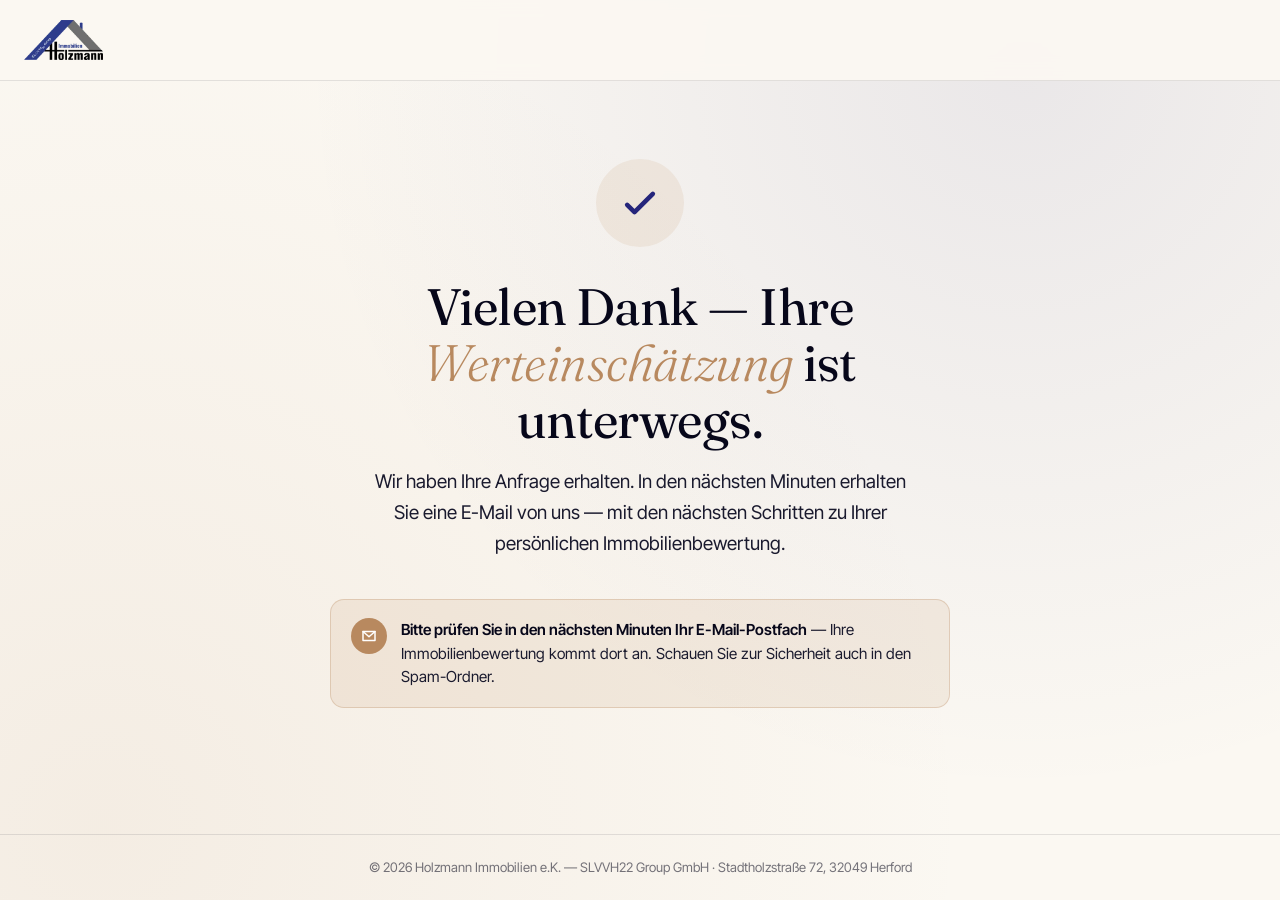
<file: danke-seite.html>
<!doctype html>
<html lang="de">
<head>
  <meta charset="UTF-8">
  <meta name="viewport" content="width=device-width, initial-scale=1">
  <title>Vielen Dank — Ihre Werteinschätzung ist unterwegs | Holzmann Immobilien</title>
  <meta name="description" content="Wir haben Ihre Anfrage erhalten. Sie bekommen in Kürze Ihre persönliche Werteinschätzung per E-Mail — und können direkt einen 15-Minuten-Telefontermin buchen.">
  <meta name="robots" content="noindex, nofollow">
  <link rel="canonical" href="https://verkauf.holzmann-immobilien.de/danke-seite.html">

  <meta name="theme-color" content="#25257B">

  <link rel="icon" type="image/x-icon" href="/favicon.ico?v=2">
  <link rel="icon" type="image/png" sizes="16x16" href="/favicon-16x16.png?v=2">
  <link rel="icon" type="image/png" sizes="32x32" href="/favicon-32x32.png?v=2">
  <link rel="apple-touch-icon" sizes="180x180" href="/apple-touch-icon.png?v=2">

  <link rel="preconnect" href="https://fonts.googleapis.com">
  <link rel="preconnect" href="https://fonts.gstatic.com" crossorigin>
  <link href="https://fonts.googleapis.com/css2?family=Fraunces:ital,opsz,wght@0,9..144,300;0,9..144,400;0,9..144,500;1,9..144,300;1,9..144,400&family=Inter+Tight:wght@300;400;500;600&display=swap" rel="stylesheet">

  <!-- Consent Mode v2 — Defaults (DSGVO/EU). MUSS vor GTM und gtag laden. -->
  <script>
    window.dataLayer = window.dataLayer || [];
    function gtag(){ dataLayer.push(arguments); }
    gtag('consent', 'default', {
      'ad_storage':         'denied',
      'ad_user_data':       'denied',
      'ad_personalization': 'denied',
      'analytics_storage':  'denied',
      'functionality_storage': 'granted',
      'security_storage':      'granted',
      'wait_for_update': 500,
      'region': ['DE','AT','CH']
    });
    // Zuvor erteilte Zustimmung (von der LP) wiederherstellen
    try {
      if (localStorage.getItem('holzmann-cookie-consent') === 'all') {
        gtag('consent', 'update', {
          'ad_storage':         'granted',
          'ad_user_data':       'granted',
          'ad_personalization': 'granted',
          'analytics_storage':  'granted'
        });
      }
    } catch(e) {}
  </script>
  <!-- End Consent Mode v2 -->

  <!-- Google Tag Manager -->
  <script>(function(w,d,s,l,i){w[l]=w[l]||[];w[l].push({'gtm.start':
  new Date().getTime(),event:'gtm.js'});var f=d.getElementsByTagName(s)[0],
  j=d.createElement(s),dl=l!='dataLayer'?'&l='+l:'';j.async=true;j.src=
  'https://www.googletagmanager.com/gtm.js?id='+i+dl;f.parentNode.insertBefore(j,f);
  })(window,document,'script','dataLayer','GTM-PZJSZLQF');</script>
  <!-- End Google Tag Manager -->

  <!-- Google tag (gtag.js) -->
  <script async src="https://www.googletagmanager.com/gtag/js?id=AW-17651262615"></script>
  <script>
    window.dataLayer = window.dataLayer || [];
    function gtag(){dataLayer.push(arguments);}
    gtag('js', new Date());
    gtag('config', 'AW-17651262615');
  </script>

  <!-- Conversion-Event (Lead empfangen) + Enhanced Conversions User-Data -->
  <script>
    (function(){
      window.dataLayer = window.dataLayer || [];
      var userData = null;
      try {
        var raw = localStorage.getItem('holzmann-ec-userdata');
        if (raw) {
          var parsed = JSON.parse(raw);
          // User-Daten max. 2 Stunden nach Quiz-Submit gültig
          if (parsed && parsed.data && parsed.ts && (Date.now() - parsed.ts) < 7200000) {
            userData = parsed.data;
          }
        }
      } catch(e) {}

      // Lead-Typ aus URL-Parameter (?type=hot|cold)
      var params = new URLSearchParams(window.location.search);
      var leadType = (params.get('type') || '').toLowerCase();
      if (['hot','cold'].indexOf(leadType) === -1) leadType = 'unknown';

      var event = {
        event: 'lead_received',
        page_type: 'thankyou',
        lead_source: 'landingpage_google_ads',
        lead_type: leadType
      };
      if (userData) event.enhanced_conversion_data = userData;
      window.dataLayer.push(event);
    })();
  </script>

  <style>
    :root {
      --ink:        #07071A;
      --ink-soft:   #1A1A2E;
      --deep:       #25257B;
      --blue:       #2E3E8B;
      --gold:       #B8895F;
      --gold-warm:  #C9A07A;
      --gold-soft:  rgba(184, 137, 95, 0.12);
      --bg:         #FBF8F2;
      --bg-alt:     #F3EEE4;
      --white:      #FFFFFF;
      --line:       rgba(7, 7, 26, 0.10);
      --h-font:     'Fraunces', 'Times New Roman', serif;
      --b-font:     'Inter Tight', system-ui, -apple-system, sans-serif;
    }

    * { box-sizing: border-box; margin: 0; padding: 0; }
    html { scroll-behavior: smooth; }
    html, body { overflow-x: hidden; max-width: 100vw; }
    body {
      font-family: var(--b-font);
      color: var(--ink);
      background:
        radial-gradient(circle at 80% 8%, rgba(37, 37, 123, 0.08) 0%, rgba(37, 37, 123, 0) 55%),
        radial-gradient(circle at 8% 92%, rgba(184, 137, 95, 0.10) 0%, rgba(184, 137, 95, 0) 60%),
        var(--bg);
      min-height: 100vh;
      display: flex;
      flex-direction: column;
      line-height: 1.6;
      -webkit-font-smoothing: antialiased;
    }

    a { color: inherit; text-decoration: none; }

    /* Header */
    .header {
      padding: 18px 0;
      border-bottom: 1px solid var(--line);
      background: rgba(251, 248, 242, 0.92);
      backdrop-filter: saturate(180%) blur(10px);
    }
    .header-inner {
      width: 100%;
      max-width: 1320px;
      margin: 0 auto;
      padding: 0 24px;
      display: flex;
      align-items: center;
      height: 44px;
    }
    .header-logo { display: inline-flex; align-items: center; }
    .header-logo img { height: 40px; width: auto; display: block; }
    @media (max-width: 480px) {
      .header-logo img { height: 34px; }
    }

    /* Main */
    .main {
      flex: 1;
      display: flex;
      align-items: center;
      justify-content: center;
      padding: 56px 24px 72px;
    }
    .thanks-card {
      max-width: 680px;
      width: 100%;
      text-align: center;
    }

    /* Check icon */
    .check-circle {
      display: inline-flex;
      align-items: center;
      justify-content: center;
      width: 88px;
      height: 88px;
      border-radius: 50%;
      background: var(--gold-soft);
      margin-bottom: 32px;
      animation: pop 0.7s cubic-bezier(0.22, 1, 0.36, 1) both;
    }
    .check-circle svg {
      width: 44px;
      height: 44px;
      stroke: var(--deep);
      stroke-width: 2.5;
      fill: none;
      stroke-linecap: round;
      stroke-linejoin: round;
    }
    @keyframes pop {
      0%   { transform: scale(0.6); opacity: 0; }
      60%  { transform: scale(1.08); opacity: 1; }
      100% { transform: scale(1); }
    }
    @keyframes fadeUp {
      from { opacity: 0; transform: translateY(16px); }
      to   { opacity: 1; transform: translateY(0); }
    }
    .fade-1 { animation: fadeUp 0.8s ease-out 0.20s both; }
    .fade-2 { animation: fadeUp 0.8s ease-out 0.40s both; }
    .fade-3 { animation: fadeUp 0.8s ease-out 0.60s both; }
    .fade-4 { animation: fadeUp 0.8s ease-out 0.80s both; }

    /* Headline */
    h1 {
      font-family: var(--h-font);
      font-weight: 400;
      font-size: clamp(2.1rem, 5vw, 3.2rem);
      letter-spacing: -0.01em;
      line-height: 1.1;
      color: var(--ink);
      margin-bottom: 18px;
    }
    h1 em {
      color: var(--gold);
      font-style: italic;
      font-weight: 300;
    }

    .lead {
      font-size: clamp(1rem, 1.6vw, 1.18rem);
      color: var(--ink-soft);
      max-width: 540px;
      margin: 0 auto 40px;
      line-height: 1.65;
    }

    /* Next steps */
    .steps {
      background: var(--white);
      border: 1px solid var(--line);
      border-radius: 18px;
      padding: 28px 28px 24px;
      margin: 0 auto 32px;
      text-align: left;
      box-shadow: 0 8px 30px rgba(7, 7, 26, 0.06);
    }
    .steps-title {
      font-family: var(--h-font);
      font-weight: 500;
      font-size: 1.15rem;
      color: var(--deep);
      margin-bottom: 18px;
      text-align: center;
    }
    .steps-list { list-style: none; display: grid; gap: 14px; }
    .steps-list li {
      display: flex;
      gap: 14px;
      align-items: flex-start;
      font-size: 0.97rem;
      color: var(--ink-soft);
      line-height: 1.55;
    }
    .step-num {
      flex-shrink: 0;
      width: 28px;
      height: 28px;
      border-radius: 50%;
      background: var(--deep);
      color: var(--white);
      font-family: var(--h-font);
      font-weight: 500;
      font-size: 0.95rem;
      display: flex;
      align-items: center;
      justify-content: center;
      line-height: 1;
    }

    /* Direct contact box */
    .contact-box {
      background: var(--white);
      border: 1px solid var(--line);
      border-radius: 18px;
      padding: 26px;
      margin: 0 auto 32px;
      box-shadow: 0 8px 30px rgba(7, 7, 26, 0.06);
    }
    .contact-eyebrow {
      font-size: 0.78rem;
      letter-spacing: 0.16em;
      text-transform: uppercase;
      color: var(--gold);
      font-weight: 600;
      margin-bottom: 16px;
    }
    .contact-grid {
      display: grid;
      grid-template-columns: 1fr 1fr;
      gap: 12px;
    }
    @media (max-width: 540px) {
      .contact-grid { grid-template-columns: 1fr; }
    }
    .contact-link {
      display: flex;
      align-items: center;
      gap: 14px;
      padding: 14px 16px;
      border-radius: 12px;
      background: var(--bg-alt);
      transition: background 0.18s ease, transform 0.18s ease;
      text-align: left;
    }
    .contact-link:hover { background: var(--gold-soft); transform: translateY(-1px); }
    .contact-icon {
      flex-shrink: 0;
      width: 42px;
      height: 42px;
      border-radius: 50%;
      background: var(--deep);
      display: flex;
      align-items: center;
      justify-content: center;
    }
    .contact-icon svg { width: 18px; height: 18px; }
    .contact-meta {
      display: flex;
      flex-direction: column;
      line-height: 1.2;
      min-width: 0;
    }
    .contact-label {
      font-size: 0.7rem;
      letter-spacing: 0.12em;
      text-transform: uppercase;
      color: rgba(7, 7, 26, 0.55);
      font-weight: 600;
      margin-bottom: 4px;
    }
    .contact-value {
      font-weight: 600;
      color: var(--ink);
      font-size: 0.98rem;
    }

    /* Back-button */
    .btn-back {
      display: inline-flex;
      align-items: center;
      gap: 8px;
      padding: 16px 32px;
      border-radius: 999px;
      background: var(--deep);
      color: var(--white);
      font-weight: 600;
      font-size: 0.98rem;
      letter-spacing: 0.01em;
      transition: background 0.2s ease, transform 0.2s ease;
      box-shadow: 0 8px 24px rgba(37, 37, 123, 0.25);
    }
    .btn-back:hover {
      background: var(--blue);
      transform: translateY(-1px);
    }
    .btn-back .arrow { font-size: 1.05em; }

    /* E-Mail-Hinweis-Banner */
    .email-notice {
      display: flex;
      align-items: flex-start;
      gap: 14px;
      background: var(--gold-soft);
      border: 1px solid rgba(184, 137, 95, 0.30);
      border-radius: 14px;
      padding: 18px 20px;
      margin: 0 auto 32px;
      text-align: left;
      max-width: 620px;
    }
    .email-notice-icon {
      flex-shrink: 0;
      width: 36px;
      height: 36px;
      border-radius: 50%;
      background: var(--gold);
      color: var(--white);
      display: flex;
      align-items: center;
      justify-content: center;
    }
    .email-notice-icon svg { width: 18px; height: 18px; stroke: var(--white); stroke-width: 2; fill: none; stroke-linecap: round; stroke-linejoin: round; }
    .email-notice-text {
      font-size: 0.95rem;
      color: var(--ink-soft);
      line-height: 1.55;
    }
    .email-notice-text strong { color: var(--ink); font-weight: 600; }

    /* Cal.com Inline-Embed */
    .booking-section {
      background: var(--white);
      border: 1px solid var(--line);
      border-radius: 18px;
      padding: 28px 24px 24px;
      margin: 0 auto 32px;
      box-shadow: 0 8px 30px rgba(7, 7, 26, 0.06);
    }
    .booking-section h2 {
      font-family: var(--h-font);
      font-weight: 400;
      font-size: clamp(1.4rem, 2.6vw, 1.8rem);
      color: var(--ink);
      margin-bottom: 10px;
      letter-spacing: -0.005em;
      text-align: center;
    }
    .booking-section h2 em { color: var(--gold); font-style: italic; font-weight: 300; }
    .booking-section .booking-sub {
      font-size: 0.97rem;
      color: var(--ink-soft);
      max-width: 520px;
      margin: 0 auto 22px;
      text-align: center;
      line-height: 1.6;
    }
    #cal-embed-holzmann { min-height: 640px; width: 100%; }

    /* iPad-Anpassung: etwas mehr Höhe für Monatsansicht */
    @media (min-width: 768px) and (max-width: 1024px) {
      .booking-section { padding: 32px 28px; }
      #cal-embed-holzmann { min-height: 720px; }
    }

    /* Mobile (≤640): Booking-Section kompakter, Cal-Embed nutzt Slot-View */
    @media (max-width: 640px) {
      .main { padding: 36px 16px 56px; }
      .booking-section { padding: 22px 16px 18px; border-radius: 14px; }
      .booking-section h2 { font-size: 1.25rem; }
      .booking-section .booking-sub { font-size: 0.92rem; margin-bottom: 16px; }
      #cal-embed-holzmann { min-height: 560px; }
      .email-notice { padding: 14px 16px; gap: 12px; border-radius: 12px; }
      .email-notice-icon { width: 32px; height: 32px; }
      .email-notice-icon svg { width: 16px; height: 16px; }
      .email-notice-text { font-size: 0.9rem; }
      .steps { padding: 22px 18px 18px; border-radius: 14px; }
      .contact-box { padding: 20px 18px; border-radius: 14px; }
      .lead { margin-bottom: 28px; }
    }
    /* Sehr schmale Phones (≤380): Headlines + Buttons enger */
    @media (max-width: 380px) {
      h1 { font-size: 1.85rem; }
      .booking-section h2 { font-size: 1.15rem; }
      .btn-back { padding: 14px 26px; font-size: 0.92rem; }
    }

    /* Footer */
    .footer {
      padding: 22px 24px;
      border-top: 1px solid var(--line);
      font-size: 0.82rem;
      color: rgba(7, 7, 26, 0.55);
      text-align: center;
    }
    .footer a { color: var(--deep); }
    .footer a:hover { color: var(--gold); }
  </style>
</head>

<body>

  <!-- Google Tag Manager (noscript) -->
  <noscript><iframe src="https://www.googletagmanager.com/ns.html?id=GTM-PZJSZLQF"
    height="0" width="0" style="display:none;visibility:hidden"></iframe></noscript>
  <!-- End Google Tag Manager (noscript) -->

  <!-- Header -->
  <header class="header">
    <div class="header-inner">
      <a href="/" class="header-logo" aria-label="Holzmann Immobilien Startseite">
        <img src="./assets/logo.webp" alt="Holzmann Immobilien" width="180" height="48">
      </a>
    </div>
  </header>

  <!-- Main -->
  <main class="main">
    <div class="thanks-card">

      <div class="check-circle" aria-hidden="true">
        <svg viewBox="0 0 24 24"><path d="M5 13l4 4L19 7"/></svg>
      </div>

      <h1 class="fade-1">Vielen Dank — Ihre <em>Werteinschätzung</em> ist unterwegs.</h1>

      <p class="lead fade-2" id="lead-message">
        Wir haben Ihre Anfrage erhalten. In den nächsten Minuten erhalten Sie eine E-Mail von uns — mit den nächsten Schritten zu Ihrer persönlichen Immobilienbewertung.
      </p>

      <!-- E-Mail-Hinweis-Banner -->
      <div class="email-notice fade-2">
        <span class="email-notice-icon" aria-hidden="true">
          <svg viewBox="0 0 24 24"><path d="M4 6h16v12H4z"/><path d="M4 6l8 7 8-7"/></svg>
        </span>
        <span class="email-notice-text">
          <strong>Bitte prüfen Sie in den nächsten Minuten Ihr E-Mail-Postfach</strong> — Ihre Immobilienbewertung kommt dort an. Schauen Sie zur Sicherheit auch in den Spam-Ordner.
        </span>
      </div>

      <!-- Termin-Buchung (Cal.com) — wird bei HOT/WARM-Leads angezeigt -->
      <section class="booking-section fade-3" id="booking-section" style="display:none;">
        <h2>Direkt einen <em>15-Minuten-Termin</em> sichern</h2>
        <p class="booking-sub">Schneller als E-Mail: Wählen Sie unten einen passenden Termin — Viktor Holzmann ruft Sie pünktlich an und bespricht Ihre Werteinschätzung direkt mit Ihnen.</p>
        <div id="cal-embed-holzmann"></div>
      </section>

    </div>
  </main>

  <!-- Footer -->
  <footer class="footer">
    © <span id="year">2026</span> Holzmann Immobilien e.K. — SLVVH22 Group GmbH · Stadtholzstraße 72, 32049 Herford
  </footer>

  <script>
    document.getElementById('year').textContent = new Date().getFullYear();
  </script>

  <!-- Lead-Typ-abhängige Anzeige + Cal.com-Embed -->
  <script>
    (function () {
      var params  = new URLSearchParams(window.location.search);
      var type    = (params.get('type') || '').toLowerCase();
      var isHot   = type === 'hot';
      var isCold  = type === 'cold';

      // Lead-Nachricht je nach Typ feinjustieren
      var msg = document.getElementById('lead-message');
      if (isCold && msg) {
        msg.innerHTML = 'Wir haben Ihre Anfrage erhalten. Ihre Immobilie liegt außerhalb unseres Kerngebiets (50 km um Herford) — wir prüfen Ihre Situation und melden uns persönlich bei Ihnen.';
      }

      // Cal.com-Embed nur für HOT-Leads einblenden (PLZ im Kerngebiet)
      if (!isHot) return;

      var section = document.getElementById('booking-section');
      if (section) section.style.display = '';

      // Cal.com Inline-Embed-Loader (offizielles Snippet)
      (function (C, A, L) {
        var p = function (a, ar) { a.q.push(ar); };
        var d = C.document;
        C.Cal = C.Cal || function () {
          var cal = C.Cal; var ar = arguments;
          if (!cal.loaded) {
            cal.ns = {}; cal.q = cal.q || [];
            d.head.appendChild(d.createElement('script')).src = A;
            cal.loaded = true;
          }
          if (ar[0] === L) {
            var api = function () { p(api, arguments); };
            var namespace = ar[1]; api.q = api.q || [];
            if (typeof namespace === 'string') {
              cal.ns[namespace] = cal.ns[namespace] || api;
              p(cal.ns[namespace], ar);
              p(cal, ['initNamespace', namespace]);
            } else { p(cal, ar); }
            return;
          }
          p(cal, ar);
        };
      })(window, 'https://app.cal.com/embed/embed.js', 'init');

      Cal('init', '15min', { origin: 'https://app.cal.com' });
      Cal.ns['15min']('inline', {
        elementOrSelector: '#cal-embed-holzmann',
        config: { layout: 'month_view', useSlotsViewOnSmallScreen: 'true' },
        calLink: 'holzmann-immobilien/15min'
      });
      Cal.ns['15min']('ui', { hideEventTypeDetails: false, layout: 'month_view' });

      // Nach erfolgreicher Buchung: GTM-Event feuern (für Conversion-Tracking)
      Cal.ns['15min']('on', {
        action: 'bookingSuccessful',
        callback: function () {
          var userData = null;
          try {
            var raw = localStorage.getItem('holzmann-ec-userdata');
            if (raw) {
              var parsed = JSON.parse(raw);
              if (parsed && parsed.data && parsed.ts && (Date.now() - parsed.ts) < 7200000) {
                userData = parsed.data;
              }
            }
          } catch(e) {}
          window.dataLayer = window.dataLayer || [];
          var ev = {
            event: 'booking_confirmed',
            page_type: 'thankyou',
            lead_source: 'landingpage_google_ads',
            lead_type: type
          };
          if (userData) ev.enhanced_conversion_data = userData;
          window.dataLayer.push(ev);
        }
      });
    })();
  </script>

</body>
</html>
</file>
<file: style.css>
/* =========================================================
   Holzmann Immobilien — Verkaufsstrategie LP
   Boutique-Maklerhaus CI: Cream + Gold + Fraunces + Inter Tight
   Mobile-first · Quiz Above-the-Fold · Conversion-optimiert
   ========================================================= */

:root {
  --ink:        #07071A;
  --ink-soft:   #1A1A2E;
  --deep:       #25257B;
  --blue:       #2E3E8B;
  --gold:       #B8895F;
  --gold-warm:  #C9A07A;
  --gold-soft:  rgba(184, 137, 95, 0.12);
  --bg:         #FBF8F2;
  --bg-alt:     #F3EEE4;
  --white:      #FFFFFF;
  --line:       rgba(7, 7, 26, 0.1);
  --line-strong:rgba(7, 7, 26, 0.18);
  --muted:      rgba(7, 7, 26, 0.58);
  --error:      #B33A3A;
  --radius:     16px;
  --radius-sm:  10px;
  --h-font:     'Fraunces', 'Times New Roman', serif;
  --b-font:     'Inter Tight', system-ui, -apple-system, sans-serif;
  --container:  1320px;
}

/* ----- Reset ----- */
* { box-sizing: border-box; margin: 0; padding: 0; }
html { scroll-behavior: smooth; -webkit-text-size-adjust: 100%; }
body {
  font-family: var(--b-font);
  color: var(--ink);
  background: var(--bg);
  line-height: 1.65;
  font-size: 16px;
  font-weight: 400;
  -webkit-font-smoothing: antialiased;
  overflow-x: hidden;
}
img, svg { max-width: 100%; display: block; }
a { color: inherit; text-decoration: none; }
button { font-family: inherit; cursor: pointer; border: 0; background: none; color: inherit; }

h1, h2, h3, h4, h5 {
  font-family: var(--h-font);
  font-weight: 300;
  letter-spacing: -0.02em;
  line-height: 1.05;
  color: var(--ink);
}
h1 em, h2 em, h3 em, .italic { color: var(--gold); font-style: italic; font-weight: 300; }

.container { width: 100%; max-width: var(--container); margin: 0 auto; padding: 0 24px; }
@media (min-width: 768px) { .container { padding: 0 40px; } }

.eyebrow {
  font-family: var(--b-font);
  font-size: 11px;
  font-weight: 500;
  letter-spacing: 0.32em;
  text-transform: uppercase;
  color: var(--gold);
  display: inline-flex;
  align-items: center;
  gap: 14px;
}
.eyebrow::before {
  content: '';
  width: 28px;
  height: 1px;
  background: var(--gold);
}
.eyebrow-light { color: rgba(255,255,255,0.7); }
.eyebrow-light::before { background: rgba(255,255,255,0.5); }

/* ========== NAV ========== */
.nav {
  position: sticky;
  top: 0; left: 0; right: 0;
  z-index: 50;
  padding: 18px 0;
  background: rgba(251, 248, 242, 0.92);
  backdrop-filter: saturate(180%) blur(10px);
  border-bottom: 1px solid var(--line);
}
.nav-inner { display: flex; align-items: center; gap: 20px; }
.nav-inner .logo { margin-right: 0; }
.nav-inner .nav-links { margin-left: auto; margin-right: auto; }
.nav-inner .nav-burger { margin-left: auto; }
.logo {
  display: inline-flex; align-items: center;
  height: 44px;
}
.logo img {
  height: 40px;
  width: auto;
  display: block;
}
@media (max-width: 480px) { .logo img { height: 34px; } }
.footer-logo-wrap {
  display: inline-flex;
  align-items: center;
  background: rgba(255, 255, 255, 0.78);
  padding: 10px 16px;
  border-radius: var(--radius-sm);
  margin-bottom: 18px;
  backdrop-filter: blur(4px);
}
.footer-logo {
  height: 40px;
  width: auto;
  display: block;
}

.nav-cta {
  display: inline-flex; align-items: center; gap: 10px;
  background: var(--ink);
  color: var(--white);
  padding: 12px 22px;
  border-radius: 100px;
  font-family: var(--b-font);
  font-size: 12px;
  font-weight: 500;
  letter-spacing: 0.08em;
  text-transform: none;
  text-decoration: none;
  transition: background .3s, transform .3s;
  white-space: nowrap;
}
.nav-cta:hover { background: var(--gold); transform: translateY(-1px); }
.nav-cta .arrow { transition: transform .3s; }
.nav-cta:hover .arrow { transform: translateX(3px); }

/* Desktop Section-Links */
.nav-links {
  list-style: none;
  display: flex;
  align-items: center;
  gap: 28px;
  margin: 0; padding: 0;
}
.nav-links a {
  font-family: var(--b-font);
  font-size: 13.5px;
  font-weight: 500;
  letter-spacing: 0.01em;
  color: var(--ink);
  text-decoration: none;
  transition: color .25s;
  white-space: nowrap;
}
.nav-links a:hover { color: var(--gold); }
@media (max-width: 1100px) {
  .nav-links { gap: 18px; }
  .nav-links a { font-size: 12.5px; }
}

/* Mobile/Desktop Sichtbarkeit — auf Desktop wird Burger ausgeblendet, Phone-Pill sichtbar */
.nav-burger { display: none; }
.nav-desktop-only { display: inline-flex; }
@media (max-width: 768px) {
  .nav-burger { display: flex; }
  .nav-desktop-only { display: none; }
}

/* Burger Button */
.nav-burger {
  position: relative;
  width: 44px; height: 44px;
  background: transparent;
  border: 0;
  padding: 0;
  cursor: pointer;
  flex-direction: column; justify-content: center; align-items: center; gap: 5px;
}
.nav-burger span {
  display: block;
  width: 22px; height: 2px;
  background: var(--ink);
  border-radius: 2px;
  transition: transform .3s, opacity .3s;
}

/* Mobile Overlay */
.nav-overlay {
  position: fixed; inset: 0;
  z-index: 100;
  background: var(--bg);
  opacity: 0; pointer-events: none;
  transition: opacity .35s cubic-bezier(0.65, 0, 0.35, 1);
  display: flex; align-items: center; justify-content: center;
}
.nav-overlay.is-open { opacity: 1; pointer-events: auto; }
.nav-overlay-close {
  position: absolute; top: 14px; right: 18px;
  width: 48px; height: 48px;
  background: var(--white);
  border: 1px solid var(--line-strong);
  border-radius: 50%;
  color: var(--ink);
  font-family: var(--b-font);
  font-size: 22px; font-weight: 300;
  display: flex; align-items: center; justify-content: center;
  cursor: pointer;
  transition: transform .3s, color .3s, border-color .3s;
}
.nav-overlay-close:hover { color: var(--gold); border-color: var(--gold); transform: rotate(90deg); }
.nav-overlay-inner {
  display: flex; flex-direction: column; gap: 36px;
  align-items: stretch; text-align: center;
  padding: 80px 28px 48px;
  width: 100%;
  max-width: 420px;
}
.nav-overlay-primary { display: flex; flex-direction: column; gap: 12px; }
.nav-overlay-cta {
  display: inline-flex; align-items: center; justify-content: center; gap: 10px;
  background: var(--ink);
  color: var(--white);
  padding: 18px 26px;
  border-radius: 100px;
  font-family: var(--b-font);
  font-size: 14px;
  font-weight: 500;
  letter-spacing: 0.06em;
  transition: background .3s, transform .3s, color .3s, border-color .3s;
  border: 1.5px solid var(--ink);
  text-decoration: none;
  opacity: 0;
  transform: translateY(16px);
}
.nav-overlay-cta:hover { background: var(--gold); border-color: var(--gold); }
.nav-overlay-cta-ghost {
  background: transparent;
  color: var(--ink);
}
.nav-overlay-cta-ghost:hover { background: var(--ink); color: var(--white); }

.nav-overlay-links {
  list-style: none;
  margin: 0; padding: 28px 0 0;
  border-top: 1px solid var(--line);
  display: flex; flex-direction: column; gap: 4px;
}
.nav-overlay-links li { opacity: 0; transform: translateY(16px); }
.nav-overlay-links a {
  display: block;
  font-family: var(--b-font);
  font-size: 16px;
  font-weight: 500;
  letter-spacing: 0.01em;
  color: var(--ink);
  padding: 14px 8px;
  text-decoration: none;
  transition: color .25s;
}
.nav-overlay-links a:hover { color: var(--gold); }

.nav-overlay-cta,
.nav-overlay-links li {
  transition: opacity .55s cubic-bezier(0.22, 1, 0.36, 1), transform .55s cubic-bezier(0.22, 1, 0.36, 1), background .3s, color .3s, border-color .3s;
}
.nav-overlay.is-open .nav-overlay-cta,
.nav-overlay.is-open .nav-overlay-links li {
  opacity: 1; transform: translateY(0);
}
.nav-overlay.is-open .nav-overlay-primary .nav-overlay-cta:nth-child(1) { transition-delay: .08s; }
.nav-overlay.is-open .nav-overlay-primary .nav-overlay-cta:nth-child(2) { transition-delay: .14s; }
.nav-overlay.is-open .nav-overlay-links li:nth-child(1) { transition-delay: .22s; }
.nav-overlay.is-open .nav-overlay-links li:nth-child(2) { transition-delay: .28s; }
.nav-overlay.is-open .nav-overlay-links li:nth-child(3) { transition-delay: .34s; }
.nav-overlay.is-open .nav-overlay-links li:nth-child(4) { transition-delay: .40s; }
.nav-overlay.is-open .nav-overlay-links li:nth-child(5) { transition-delay: .46s; }

/* ========== HERO + QUIZ (Above the Fold) ========== */
.hero {
  position: relative;
  padding: 48px 0 64px;
  background: var(--bg);
  overflow: hidden;
}
.hero::before {
  content: '';
  position: absolute;
  top: -200px; right: -200px;
  width: 700px; height: 700px;
  border-radius: 50%;
  background: radial-gradient(circle, var(--gold-soft) 0%, transparent 65%);
  pointer-events: none;
}
.hero::after {
  content: '';
  position: absolute;
  bottom: -150px; left: -150px;
  width: 500px; height: 500px;
  border-radius: 50%;
  background: radial-gradient(circle, rgba(46,62,139,0.08) 0%, transparent 65%);
  pointer-events: none;
}

.hero-grid {
  position: relative;
  z-index: 2;
  display: grid;
  gap: 28px;
  grid-template-columns: minmax(0, 1fr);
}
.hero-headline-block { order: 1; text-align: center; }
.hero-headline-block h1 { margin-left: auto; margin-right: auto; }
.hero-headline-block .hero-sub { margin-left: auto; margin-right: auto; }
.quiz-card-hero { order: 2; }
.hero-trust-block { order: 3; text-align: left; }

@media (min-width: 980px) {
  .hero-grid {
    grid-template-columns: 1.1fr 1fr;
    grid-template-rows: auto 1fr;
    gap: 36px 64px;
    align-items: start;
  }
  .hero-headline-block { grid-column: 1; grid-row: 1; text-align: left; }
  .hero-headline-block h1, .hero-headline-block .hero-sub { margin-left: 0; margin-right: 0; }
  .hero-trust-block    { grid-column: 1; grid-row: 2; align-self: start; text-align: left; }
  .quiz-card-hero      { grid-column: 2; grid-row: 1 / 3; align-self: start; }
  .hero { padding: 80px 0 100px; }
}

.hero-eyebrow-chip {
  display: inline-flex; align-items: center; gap: 8px;
  /* Badge auf jedem Gerät zentriert:
     align-self greift im Flex-Kontext (Desktop-Headline-Spalte),
     justify-self im Grid-Kontext (mobil/iPad, headline-block: display:contents). */
  align-self: center;
  justify-self: center;
  background: var(--white);
  border: 1px solid var(--line);
  padding: 5px 12px;
  border-radius: 100px;
  font-family: var(--b-font);
  font-size: 9.5px;
  font-weight: 600;
  letter-spacing: 0.2em;
  text-transform: uppercase;
  color: var(--ink);
  margin-bottom: 20px;
  box-shadow: 0 4px 14px rgba(7,7,26,0.04);
}
@media (min-width: 980px) {
  /* Desktop: Badge linksbündig, exakt über der Headline beginnend. */
  .hero-eyebrow-chip { font-size: 11px; padding: 7px 14px; gap: 10px; margin-bottom: 28px; align-self: flex-start; }
}
.hero-eyebrow-chip .dot {
  width: 5px; height: 5px; border-radius: 50%;
  background: var(--gold);
  display: inline-block;
  flex-shrink: 0;
}

.hero h1 {
  font-size: clamp(40px, 7.5vw, 64px);
  font-weight: 400;
  letter-spacing: -0.03em;
  margin-bottom: 18px;
  max-width: 16ch;
  line-height: 1.05;
}
/* Desktop: zurück zur ursprünglichen Größe */
@media (min-width: 980px) {
  .hero h1 {
    font-size: clamp(30px, 5.4vw, 60px);
    line-height: 1.08;
  }
}
.hero h1 em { font-weight: 400; }

/* HERO-CTA — Conversion-Button direkt unter Trust */
.hero-cta {
  display: inline-flex;
  align-items: center;
  justify-content: center;
  gap: 10px;
  margin-top: 20px;
  padding: 16px 28px;
  background: var(--ink);
  color: var(--white);
  font-family: var(--b-font);
  font-size: 16px;
  font-weight: 600;
  letter-spacing: 0.01em;
  text-decoration: none;
  border-radius: 999px;
  box-shadow: 0 8px 24px rgba(7, 7, 26, 0.18), 0 2px 6px rgba(7, 7, 26, 0.1);
  transition: transform .2s ease, box-shadow .2s ease, background .2s ease;
  width: max-content;
  max-width: 100%;
}
.hero-cta:hover {
  transform: translateY(-1px);
  background: var(--gold);
  box-shadow: 0 12px 32px rgba(184, 137, 95, 0.35), 0 4px 10px rgba(184, 137, 95, 0.2);
}
.hero-cta-arrow {
  font-size: 18px;
  line-height: 1;
  transition: transform .2s ease;
}
.hero-cta:hover .hero-cta-arrow { transform: translateX(3px); }
.hero-cta-sub {
  margin: 10px 0 0;
  font-family: var(--b-font);
  font-size: 12.5px;
  color: var(--muted);
  letter-spacing: 0.01em;
}

/* ---------- HERO RISK-REVERSAL ---------- */
.hero-risk-reversal {
  list-style: none;
  padding: 0;
  margin: 14px 0 0;
  display: flex;
  flex-wrap: wrap;
  gap: 8px 14px;
  font-family: var(--b-font);
  font-size: 12.5px;
  color: var(--ink);
}
.hero-risk-reversal li {
  display: inline-flex;
  align-items: center;
  gap: 6px;
  font-weight: 500;
}
.hero-risk-reversal .hrr-check {
  display: inline-flex;
  align-items: center;
  justify-content: center;
  width: 16px; height: 16px;
  border-radius: 50%;
  background: #16a34a;
  color: #fff;
  font-size: 10px;
  font-weight: 700;
  line-height: 1;
  flex-shrink: 0;
}
@media (max-width: 979px) {
  .hero-risk-reversal { justify-content: center; }
}
@media (max-width: 768px) {
  .hero-risk-reversal {
    flex-direction: column;
    align-items: center;
    gap: 9px;
    margin-top: 16px;
    font-size: 13.5px;
  }
  .hero-risk-reversal li { gap: 8px; }
  .hero-risk-reversal .hrr-check {
    width: 18px; height: 18px;
    font-size: 11px;
  }
}

/* ---------- LIVE-PROOF DOT (pulsing grün statt gold) ---------- */
.hero-eyebrow-chip .dot-live {
  background: #16a34a;
  box-shadow: 0 0 0 0 rgba(22, 163, 74, 0.5);
  animation: dot-pulse 2s ease-out infinite;
}
@keyframes dot-pulse {
  0%   { box-shadow: 0 0 0 0 rgba(22, 163, 74, 0.55); }
  70%  { box-shadow: 0 0 0 8px rgba(22, 163, 74, 0); }
  100% { box-shadow: 0 0 0 0 rgba(22, 163, 74, 0); }
}
#live-proof-text {
  transition: opacity .22s ease;
}

/* ---------- STICKY MOBILE CTA ---------- */
.sticky-cta {
  position: fixed;
  left: 12px; right: 12px;
  bottom: calc(12px + env(safe-area-inset-bottom));
  z-index: 80;
  display: flex;
  align-items: center;
  justify-content: center;
  gap: 10px;
  padding: 15px 20px;
  background: var(--ink);
  color: var(--white);
  font-family: var(--b-font);
  font-size: 15.5px;
  font-weight: 600;
  letter-spacing: 0.01em;
  text-decoration: none;
  border-radius: 999px;
  box-shadow: 0 10px 28px rgba(7, 7, 26, 0.28), 0 2px 8px rgba(7, 7, 26, 0.15);
  opacity: 0;
  pointer-events: none;
  transform: translateY(14px);
  transition: opacity .25s ease, transform .25s ease;
}
.sticky-cta.is-visible {
  opacity: 1;
  pointer-events: auto;
  transform: translateY(0);
}
.sticky-cta:hover, .sticky-cta:focus-visible {
  background: var(--gold);
}
/* Desktop & größere Tablets: sticky-CTA ausblenden — Quiz immer per Sidebar/Layout sichtbar */
@media (min-width: 980px) {
  .sticky-cta { display: none !important; }
}
@media (max-width: 979px) {
  .hero-cta { margin-left: auto; margin-right: auto; display: flex; width: 100%; max-width: 360px; }
  .hero-cta-sub { text-align: center; }
}
/* Desktop: CTA + Sub linksbündig wie der Rest des Hero-Texts */
@media (min-width: 980px) {
  .hero-headline-block { display: flex; flex-direction: column; align-items: flex-start; }
  .hero-cta-sub { align-self: flex-start; }
}

.hero-sub {
  font-family: var(--h-font);
  font-weight: 300;
  font-size: clamp(16px, 1.3vw, 20px);
  line-height: 1.5;
  max-width: 50ch;
  color: var(--ink);
  margin-bottom: 0;
}

.hero-trust {
  display: flex; flex-direction: column; gap: 12px;
}
.hero-trust-item {
  display: flex; align-items: flex-start; gap: 12px;
  font-size: 14.5px;
  color: var(--ink);
  line-height: 1.55;
}
.hero-trust-item::before {
  content: '✓';
  color: var(--gold);
  font-weight: 700;
  margin-top: 1px;
  flex-shrink: 0;
}
.hero-trust-item strong { font-weight: 600; }

.hero-phone {
  display: inline-flex; align-items: center; gap: 10px;
  margin-top: 26px;
  font-family: var(--b-font);
  font-size: 14px;
  color: var(--muted);
}
.hero-phone a {
  font-weight: 600;
  color: var(--ink);
  border-bottom: 1px solid var(--line-strong);
  padding-bottom: 1px;
  transition: color .3s, border-color .3s;
}
.hero-phone a:hover { color: var(--gold); border-color: var(--gold); }

/* Quiz-Card im Hero rechts */
.quiz-card-hero {
  background: var(--white);
  border: 1.5px solid var(--gold-warm);
  border-radius: var(--radius);
  box-shadow:
    0 0 0 6px rgba(184, 137, 95, 0.08),
    0 12px 28px rgba(184, 137, 95, 0.22),
    0 36px 90px rgba(7, 7, 26, 0.18);
  padding: 32px 24px;
  position: relative;
  overflow: hidden;
  scroll-margin-top: 100px;
}
html {
  scroll-behavior: smooth;
  scroll-padding-top: 96px;
}
@media (min-width: 600px) { .quiz-card-hero { padding: 40px 36px; } }
.quiz-card-hero::before {
  content: '';
  position: absolute;
  top: 0; left: 0; right: 0;
  height: 6px;
  background: linear-gradient(90deg, var(--gold-warm) 0%, var(--gold) 50%, var(--gold-warm) 100%);
}
/* QUIZ-CARD-TRUST-TOP (nur Desktop sichtbar) */
.quiz-card-trust-top { display: none; }
@media (min-width: 980px) {
  .quiz-card-trust-top {
    display: flex;
    align-items: center;
    gap: 10px;
    margin: -8px -8px 18px;
    padding: 10px 14px;
    background: linear-gradient(90deg, rgba(184, 137, 95, 0.10) 0%, rgba(184, 137, 95, 0.04) 100%);
    border: 1px solid rgba(184, 137, 95, 0.22);
    border-radius: 10px;
    font-size: 12.5px;
    color: var(--muted);
    line-height: 1.3;
  }
  .quiz-card-trust-top .qctt-stars {
    color: var(--gold);
    font-size: 13px;
    letter-spacing: 1.5px;
    line-height: 1;
    flex-shrink: 0;
  }
  .quiz-card-trust-top .qctt-text strong {
    color: var(--ink);
    font-weight: 600;
  }
}

.quiz-card-eyebrow {
  font-family: var(--b-font);
  font-size: 11px;
  font-weight: 600;
  letter-spacing: 0.22em;
  text-transform: uppercase;
  color: var(--gold);
  margin-bottom: 12px;
}
.quiz-card-headline {
  font-family: var(--h-font);
  font-size: clamp(22px, 2.6vw, 28px);
  font-weight: 300;
  margin-bottom: 8px;
  letter-spacing: -0.02em;
  color: var(--ink);
}
.quiz-card-headline em { color: var(--gold); font-style: italic; font-weight: 300; }
.quiz-card-sub {
  color: var(--muted);
  font-size: 14px;
  margin-bottom: 24px;
}

/* ========== QUIZ STATES ========== */
.quiz-progress {
  display: flex;
  gap: 4px;
  margin-bottom: 28px;
}
.quiz-progress-step {
  flex: 1;
  height: 3px;
  background: var(--line);
  border-radius: 2px;
  transition: background .25s;
}
.quiz-progress-step.is-active,
.quiz-progress-step.is-done { background: var(--gold); }

.quiz-step h3 {
  font-family: var(--h-font);
  font-size: clamp(20px, 2.4vw, 24px);
  font-weight: 300;
  letter-spacing: -0.015em;
  margin-bottom: 6px;
  color: var(--ink);
}
.quiz-step h3 em { color: var(--gold); font-style: italic; font-weight: 300; }
.quiz-help {
  color: var(--muted);
  font-size: 13.5px;
  margin-bottom: 22px;
  line-height: 1.55;
}

.quiz-options {
  display: grid;
  gap: 8px;
  grid-template-columns: 1fr;
  margin-bottom: 20px;
}
.quiz-option {
  display: flex; align-items: center; gap: 14px;
  padding: 15px 18px;
  border: 1px solid var(--line);
  border-radius: var(--radius-sm);
  background: var(--bg);
  text-align: left;
  font-family: var(--b-font);
  font-weight: 500;
  font-size: 14.5px;
  color: var(--ink);
  transition: border-color .15s, background .15s;
  width: 100%;
}
.quiz-option:hover { border-color: var(--gold); background: var(--white); }
.quiz-option.is-selected { border-color: var(--gold); background: var(--gold-soft); }
.quiz-option .opt-mark {
  flex: 0 0 18px;
  width: 18px; height: 18px;
  border: 1.5px solid var(--line-strong);
  border-radius: 50%;
  position: relative;
  transition: border-color .15s;
}
.quiz-option.is-selected .opt-mark { border-color: var(--gold); }
.quiz-option.is-selected .opt-mark::after {
  content: '';
  position: absolute; inset: 3px;
  background: var(--gold);
  border-radius: 50%;
}

.quiz-field { display: block; margin-bottom: 14px; }
.quiz-field label {
  display: block;
  font-family: var(--b-font);
  font-weight: 500;
  font-size: 12px;
  letter-spacing: 0.08em;
  text-transform: uppercase;
  color: var(--muted);
  margin-bottom: 6px;
}
.quiz-field input[type="text"],
.quiz-field input[type="email"],
.quiz-field input[type="tel"] {
  width: 100%;
  padding: 14px 16px;
  font-family: var(--b-font);
  font-size: 15px;
  color: var(--ink);
  background: var(--bg);
  border: 1px solid var(--line);
  border-radius: var(--radius-sm);
  transition: border-color .15s, background .15s;
}
.quiz-field input:hover { background: var(--white); border-color: var(--line-strong); }
.quiz-field input:focus { outline: none; border-color: var(--gold); background: var(--white); box-shadow: 0 0 0 3px var(--gold-soft); }
.quiz-field .field-error { color: var(--error); font-size: 12.5px; margin-top: 4px; display: none; }
.quiz-field.has-error input { border-color: var(--error); background: rgba(179,58,58,0.04); }
.quiz-field.has-error .tel-wrap { border-color: var(--error); background: rgba(179,58,58,0.04); }
.quiz-field.has-error .field-error { display: block; }

/* Tel input with +49 flag prefix */
.tel-wrap {
  display: flex;
  align-items: center;
  background: var(--bg);
  border: 1px solid var(--line);
  border-radius: var(--radius-sm);
  overflow: hidden;
  transition: border-color .15s, background .15s, box-shadow .15s;
}
.tel-wrap:hover { background: var(--white); border-color: var(--line-strong); }
.tel-wrap:focus-within { border-color: var(--gold); background: var(--white); box-shadow: 0 0 0 3px var(--gold-soft); }
.tel-flag {
  display: inline-flex;
  align-items: center;
  gap: 8px;
  padding: 0 14px;
  border-right: 1px solid var(--line);
  height: 100%;
  flex-shrink: 0;
  background: var(--bg-alt);
}
.tel-flag-de {
  display: inline-block;
  width: 22px; height: 14px;
  border-radius: 2px;
  background:
    linear-gradient(to bottom,
      #000 0, #000 33%,
      #DD0000 33%, #DD0000 66%,
      #FFCE00 66%, #FFCE00 100%);
  box-shadow: 0 0 0 1px rgba(0,0,0,0.06);
  flex-shrink: 0;
}
.tel-prefix {
  font-family: var(--b-font);
  font-size: 14px;
  font-weight: 500;
  color: var(--ink);
  letter-spacing: 0.02em;
}
.tel-wrap input[type="tel"] {
  border: 0 !important;
  background: transparent !important;
  border-radius: 0 !important;
  flex: 1;
  padding: 14px 16px;
  box-shadow: none !important;
}
.tel-wrap input[type="tel"]:focus { outline: none; }

/* Number-Input mit Einheit */
.quiz-field-number .number-wrap {
  display: flex;
  align-items: stretch;
  border: 1px solid var(--line);
  border-radius: 12px;
  background: var(--surface);
  overflow: hidden;
  transition: background .2s, border-color .2s, box-shadow .2s;
}
.quiz-field-number .number-wrap:hover { background: var(--white); border-color: var(--line-strong); }
.quiz-field-number .number-wrap:focus-within { border-color: var(--gold); background: var(--white); box-shadow: 0 0 0 3px var(--gold-soft); }
.quiz-field-number .number-wrap input {
  flex: 1 1 auto;
  border: 0 !important;
  background: transparent !important;
  padding: 14px 16px;
  font-size: 16px;
  color: var(--ink);
  outline: none;
  box-shadow: none !important;
}
.quiz-field-number .number-wrap .number-unit {
  display: inline-flex;
  align-items: center;
  padding: 0 16px;
  background: rgba(7, 7, 26, 0.04);
  font-size: 14px;
  font-weight: 500;
  color: var(--muted);
  border-left: 1px solid var(--line);
}
.quiz-field-number.has-error .number-wrap { border-color: var(--error); background: rgba(179,58,58,0.04); }

/* Dropdown / Select */
.quiz-field-select .quiz-select {
  width: 100%;
  appearance: none;
  -webkit-appearance: none;
  border: 1px solid var(--line);
  background: var(--surface) url("data:image/svg+xml;utf8,<svg xmlns='http://www.w3.org/2000/svg' viewBox='0 0 24 24' fill='none' stroke='%23555' stroke-width='2' stroke-linecap='round' stroke-linejoin='round'><polyline points='6 9 12 15 18 9'/></svg>") no-repeat right 14px center;
  background-size: 18px;
  padding: 14px 44px 14px 16px;
  font-size: 16px;
  border-radius: 12px;
  color: var(--ink);
  font-family: inherit;
  transition: background-color .2s, border-color .2s, box-shadow .2s;
  cursor: pointer;
}
.quiz-field-select .quiz-select:hover { background-color: var(--white); border-color: var(--line-strong); }
.quiz-field-select .quiz-select:focus { outline: none; border-color: var(--gold); background-color: var(--white); box-shadow: 0 0 0 3px var(--gold-soft); }
.quiz-field-select.has-error .quiz-select { border-color: var(--error); background-color: rgba(179,58,58,0.04); }
/* Mobile: Padding reduzieren, Einheit-Suffix kompakter */
@media (max-width: 380px) {
  .quiz-field-number .number-wrap input { padding: 13px 14px; }
  .quiz-field-number .number-wrap .number-unit { padding: 0 12px; font-size: 13px; }
  .quiz-field-select .quiz-select { padding: 13px 40px 13px 14px; }
}

/* Adress-Grid */
.address-grid {
  display: grid;
  grid-template-columns: 1fr 1fr;
  grid-template-areas:
    "street  street"
    "plz     city";
  gap: 14px 12px;
  margin-bottom: 14px;
}
.address-grid .addr-street  { grid-area: street; }
.address-grid .addr-plz     { grid-area: plz; }
.address-grid .addr-city    { grid-area: city; }
.address-grid .quiz-field { margin-bottom: 0; }
@media (max-width: 600px) {
  .address-grid {
    grid-template-columns: 1fr;
    grid-template-areas: "street" "plz" "city";
  }
}

.quiz-checkbox {
  display: flex;
  align-items: flex-start;
  gap: 10px;
  font-size: 12.5px;
  color: var(--muted);
  margin: 18px 0 22px;
  line-height: 1.55;
  cursor: pointer;
}
.quiz-checkbox input { margin-top: 3px; flex: 0 0 auto; accent-color: var(--gold); }
.quiz-checkbox a { color: var(--ink); text-decoration: underline; text-underline-offset: 2px; }

.quiz-actions {
  display: flex;
  justify-content: space-between;
  align-items: center;
  gap: 12px;
  margin-top: 4px;
}

/* ========== Buttons ========== */
.btn-solid {
  display: inline-flex; align-items: center; gap: 10px;
  background: var(--ink);
  color: var(--white);
  padding: 15px 26px;
  border-radius: 100px;
  font-family: var(--b-font);
  font-weight: 500;
  font-size: 13px;
  letter-spacing: 0.1em;
  text-transform: uppercase;
  transition: background .3s, transform .3s;
}
.btn-solid:hover { background: var(--gold); transform: translateY(-2px); }
.btn-solid:disabled { background: var(--line-strong); color: rgba(255,255,255,0.7); cursor: not-allowed; transform: none; }
.btn-solid .arrow { transition: transform .3s; }
.btn-solid:hover .arrow { transform: translateX(4px); }
.btn-solid-gold { background: var(--gold); color: var(--white); }
.btn-solid-gold:hover { background: var(--ink); }
.btn-solid-large { padding: 18px 32px; font-size: 13px; }

.btn-ghost {
  display: inline-flex; align-items: center; gap: 6px;
  color: var(--muted);
  padding: 12px 14px;
  font-family: var(--b-font);
  font-weight: 500;
  font-size: 12px;
  letter-spacing: 0.08em;
  text-transform: uppercase;
  border-radius: 100px;
  transition: color .3s;
}
.btn-ghost:hover { color: var(--ink); }

.btn-link-arrow {
  display: inline-flex; align-items: center; gap: 8px;
  font-family: var(--b-font);
  font-size: 12px;
  font-weight: 500;
  letter-spacing: 0.18em;
  text-transform: uppercase;
  color: var(--ink);
  padding-bottom: 6px;
  border-bottom: 1px solid var(--line-strong);
  transition: color .3s, border-color .3s, gap .3s;
}
.btn-link-arrow:hover { color: var(--gold); border-color: var(--gold); gap: 14px; }

/* ========== Confirmation ========== */
.quiz-confirm { padding: 4px 0 8px; }
.quiz-confirm .confirm-icon {
  display: inline-flex; align-items: center; justify-content: center;
  width: 56px; height: 56px;
  border-radius: 50%;
  background: var(--gold-soft);
  color: var(--gold);
  font-size: 1.6rem;
  margin-bottom: 16px;
}
.quiz-confirm h3 {
  font-family: var(--h-font);
  font-size: clamp(22px, 2.8vw, 28px);
  font-weight: 300;
  margin-bottom: 12px;
  letter-spacing: -0.02em;
}
.quiz-confirm h3 em { color: var(--gold); }
.quiz-confirm p { color: var(--muted); margin-bottom: 14px; line-height: 1.6; }
.quiz-confirm .cal-embed {
  margin: 22px 0 0;
  width: 100%;
  min-height: 720px;
  border: 1px solid var(--line);
  border-radius: var(--radius-sm);
  background: var(--white);
  overflow: hidden;
}
.quiz-confirm .cal-embed iframe { width: 100% !important; min-height: 720px; border: 0; display: block; }

/* ========== SECTION BASE ========== */
.section { padding: 80px 0; }
@media (min-width: 768px) { .section { padding: 120px 0; } }
.section-soft { background: var(--bg-alt); }
.section-white { background: var(--white); }
.section-dark { background: var(--ink); color: var(--white); }
.section-dark h1, .section-dark h2, .section-dark h3 { color: var(--white); }
.section-dark .eyebrow { color: var(--gold-warm); }
.section-dark .eyebrow::before { background: var(--gold-warm); }

.section-head { max-width: 780px; margin-bottom: 56px; }
.section-title {
  font-size: clamp(30px, 4vw, 52px);
  font-weight: 300;
  margin-top: 18px;
  letter-spacing: -0.025em;
}
.section-title em { color: var(--gold); font-style: italic; font-weight: 300; }
.section-lead {
  margin-top: 22px;
  font-family: var(--h-font);
  font-weight: 300;
  font-size: 18px;
  line-height: 1.55;
  color: var(--muted);
  max-width: 640px;
}

/* ========== TRUST NUMBERS ========== */
.numbers {
  background: var(--white);
  padding: 72px 0;
  border-top: 1px solid var(--line);
  border-bottom: 1px solid var(--line);
}
.numbers-grid {
  display: grid;
  grid-template-columns: repeat(2, 1fr);
  gap: 32px 0;
}
@media (min-width: 768px) { .numbers-grid { grid-template-columns: repeat(4, 1fr); } }
.num-cell { padding: 0 16px; text-align: center; border-left: 1px solid var(--line); }
.num-cell:nth-child(odd) { border-left: 0; }
@media (min-width: 768px) { .num-cell:nth-child(odd) { border-left: 1px solid var(--line); } .num-cell:first-child { border-left: 0; } }
.num-value {
  font-family: var(--h-font);
  font-size: clamp(40px, 6vw, 64px);
  font-weight: 300;
  line-height: 1;
  letter-spacing: -0.03em;
  color: var(--ink);
}
.num-value em { color: var(--gold); font-style: italic; font-size: 0.55em; margin-left: 2px; }
.num-label {
  margin-top: 16px;
  font-family: var(--b-font);
  font-size: 11px;
  letter-spacing: 0.22em;
  text-transform: uppercase;
  color: var(--muted);
}

/* ========== CASE STUDY ========== */
.case-study-grid {
  display: grid; gap: 36px;
  grid-template-columns: 1fr;
  align-items: start;
}
@media (min-width: 900px) { .case-study-grid { grid-template-columns: 1.1fr 1fr; gap: 80px; } }
.case-quote {
  font-family: var(--h-font);
  font-weight: 300;
  font-style: italic;
  font-size: clamp(20px, 2.2vw, 28px);
  line-height: 1.45;
  color: var(--ink);
  margin-bottom: 24px;
  padding-left: 24px;
  border-left: 2px solid var(--gold);
}
.case-cite {
  font-size: 11px; letter-spacing: 0.22em; text-transform: uppercase;
  color: var(--muted); margin-bottom: 36px;
}
.case-stats-grid {
  display: grid;
  grid-template-columns: repeat(3, 1fr);
  gap: 0;
  background: var(--white);
  border: 1px solid var(--line);
  border-radius: var(--radius);
  padding: 36px 12px;
}
.case-stat { text-align: left; padding: 12px 6px 12px 18px; border-left: 1px solid var(--line); }
.case-stat:first-child { border-left: 0; }
.case-stat-number {
  display: block;
  font-family: var(--h-font);
  font-weight: 300;
  font-size: clamp(36px, 5vw, 56px);
  color: var(--gold);
  line-height: 1;
  font-style: italic;
}
.case-stat-label {
  margin-top: 12px;
  font-size: 11px;
  letter-spacing: 0.22em;
  text-transform: uppercase;
  color: var(--muted);
}

/* ========== BENEFITS (3-Spalten) ========== */
.benefit-grid {
  display: grid; gap: 20px;
  grid-template-columns: 1fr;
}
@media (min-width: 800px) { .benefit-grid { grid-template-columns: repeat(3, 1fr); } }
.benefit-card {
  background: var(--white);
  border: 1px solid var(--line);
  border-radius: var(--radius);
  padding: 44px 36px 36px;
  position: relative;
  transition: transform .4s cubic-bezier(0.22, 1, 0.36, 1), box-shadow .4s;
}
.benefit-card::before {
  content: ''; position: absolute; top: 0; left: 36px; right: 36px;
  height: 2px;
  background: var(--gold);
  transform: scaleX(0); transform-origin: left;
  transition: transform .5s cubic-bezier(0.22, 1, 0.36, 1);
}
.benefit-card:hover { transform: translateY(-4px); box-shadow: 0 30px 60px rgba(7,7,26,0.08); }
.benefit-card:hover::before { transform: scaleX(1); }
.benefit-roman {
  font-family: var(--h-font);
  font-style: italic;
  font-size: 13px;
  color: var(--gold);
  letter-spacing: 0.18em;
  margin-bottom: 28px;
  display: block;
}
.benefit-card h3 {
  font-family: var(--h-font);
  font-size: 24px;
  font-weight: 300;
  margin-bottom: 14px;
  letter-spacing: -0.02em;
  color: var(--ink);
}
.benefit-card p {
  color: var(--muted);
  font-size: 14.5px;
  line-height: 1.7;
  margin: 0;
}

/* ========== STEPS (4) ========== */
.steps-grid {
  display: grid; gap: 18px;
  grid-template-columns: 1fr;
}
@media (min-width: 800px) { .steps-grid { grid-template-columns: repeat(4, 1fr); gap: 16px; } }
.step-card {
  background: var(--white);
  border: 1px solid var(--line);
  border-radius: var(--radius);
  padding: 32px 28px;
  position: relative;
}
.step-num {
  font-family: var(--h-font);
  font-style: italic;
  font-size: 14px;
  color: var(--gold);
  letter-spacing: 0.18em;
  margin-bottom: 22px;
  display: block;
}
.step-card h3 {
  font-family: var(--h-font);
  font-size: 22px;
  font-weight: 300;
  letter-spacing: -0.015em;
  margin-bottom: 10px;
}
.step-card p { color: var(--muted); font-size: 14.5px; line-height: 1.65; margin: 0; }

/* ========== ABOUT ========== */
.about-grid {
  display: grid; gap: 36px;
  grid-template-columns: 1fr;
  align-items: start;
}
@media (min-width: 900px) { .about-grid { grid-template-columns: 1.3fr 1fr; gap: 64px; } }
.about-lead {
  font-family: var(--h-font);
  font-weight: 300;
  font-size: 18px;
  line-height: 1.65;
  margin-bottom: 24px;
}
.about-address {
  color: var(--muted);
  font-size: 14.5px;
  line-height: 1.7;
}
.about-address a { color: var(--ink); border-bottom: 1px solid var(--line-strong); }
.about-address a:hover { color: var(--gold); border-color: var(--gold); }

.group-list {
  list-style: none;
  padding: 24px;
  background: var(--white);
  border: 1px solid var(--line);
  border-radius: var(--radius);
}
.group-list li {
  padding: 14px 4px;
  border-bottom: 1px solid var(--line);
  font-family: var(--b-font);
  font-weight: 500;
  font-size: 14.5px;
  color: var(--ink);
  display: flex; align-items: center; gap: 12px;
}
.group-list li:last-child { border-bottom: 0; }
.group-list li::before {
  content: '';
  width: 6px; height: 6px;
  background: var(--gold);
  border-radius: 50%;
  flex-shrink: 0;
}

/* ========== FAQ ========== */
.faq {
  display: grid;
  gap: 12px;
  max-width: 820px;
}
.faq-item {
  background: var(--white);
  border: 1px solid var(--line);
  border-radius: var(--radius);
  overflow: hidden;
  transition: border-color .25s;
}
.faq-item[open] { border-color: var(--gold); }
.faq-item summary {
  list-style: none;
  cursor: pointer;
  padding: 22px 26px;
  font-family: var(--h-font);
  font-weight: 300;
  font-size: 18px;
  letter-spacing: -0.01em;
  color: var(--ink);
  display: flex; align-items: center; justify-content: space-between; gap: 16px;
}
.faq-item summary::-webkit-details-marker { display: none; }
.faq-item summary::after {
  content: '+';
  color: var(--gold);
  font-family: var(--b-font);
  font-size: 24px;
  font-weight: 300;
  transition: transform .3s;
}
.faq-item[open] summary::after { content: '−'; }
.faq-item p { padding: 0 26px 26px; margin: 0; color: var(--muted); font-size: 14.5px; line-height: 1.7; }
.faq-item a { color: var(--ink); border-bottom: 1px solid var(--line-strong); }
.faq-item a:hover { color: var(--gold); border-color: var(--gold); }

/* ========== REGIONEN ========== */
.regions-grid {
  list-style: none;
  margin: 0; padding: 0;
  display: grid;
  gap: 12px;
  grid-template-columns: 1fr 1fr;
}
@media (min-width: 600px) { .regions-grid { grid-template-columns: repeat(3, 1fr); } }
@media (min-width: 900px) { .regions-grid { grid-template-columns: repeat(4, 1fr); } }
.regions-grid li {
  background: var(--white);
  border: 1px solid var(--line);
  border-radius: var(--radius-sm);
  padding: 18px 18px;
  display: flex; flex-direction: column; gap: 4px;
  transition: border-color .2s, transform .2s, box-shadow .2s;
}
.regions-grid li:hover { border-color: var(--gold); transform: translateY(-2px); box-shadow: 0 12px 28px rgba(7,7,26,0.06); }
.regions-grid li strong {
  font-family: var(--h-font);
  font-size: 17px;
  font-weight: 400;
  letter-spacing: -0.01em;
  color: var(--ink);
}
.regions-grid li span {
  font-family: var(--b-font);
  font-size: 12px;
  letter-spacing: 0.06em;
  color: var(--muted);
}
.regions-note {
  margin: 28px 0 0;
  font-family: var(--h-font);
  font-style: italic;
  font-size: 16px;
  color: var(--muted);
  text-align: center;
}

/* ========== Section CTA Row (Mid-Page CTAs zurück zum Quiz) ========== */
.section-cta-row {
  margin-top: 48px;
  display: flex;
  justify-content: center;
}
.section-cta-row .btn-solid {
  padding: 18px 32px;
  font-size: 12.5px;
}
@media (min-width: 768px) {
  .section-cta-row { margin-top: 64px; }
}

/* ========== FINAL CTA ========== */
.section-final {
  background: var(--ink);
  color: var(--white);
  padding: 88px 0;
  text-align: center;
}
.section-final h2 {
  font-family: var(--h-font);
  font-weight: 300;
  font-size: clamp(30px, 4.5vw, 56px);
  letter-spacing: -0.025em;
  color: var(--white);
  margin-bottom: 18px;
  max-width: 18ch;
  margin-left: auto;
  margin-right: auto;
}
.section-final h2 em { color: var(--gold-warm); }
.section-final p { color: rgba(255,255,255,0.78); max-width: 56ch; margin: 0 auto 32px; font-size: 17px; line-height: 1.55; }
.section-final .btn-solid { background: var(--white); color: var(--ink); }
.section-final .btn-solid:hover { background: var(--gold); color: var(--white); }

/* ========== FOOTER ========== */
.site-footer {
  background: var(--ink);
  color: rgba(255,255,255,0.72);
  padding: 56px 0 32px;
  font-size: 13.5px;
  border-top: 1px solid rgba(255,255,255,0.05);
}
.footer-inner {
  display: grid;
  gap: 28px;
  grid-template-columns: 1fr;
}
@media (min-width: 768px) { .footer-inner { grid-template-columns: 1.3fr 1fr; } }
.footer-brand .logo { color: var(--white); margin-bottom: 14px; font-size: 24px; }
.footer-brand .logo em { color: var(--gold-warm); }
.footer-address { line-height: 1.7; }
.footer-nav {
  display: flex; flex-wrap: wrap;
  gap: 14px 22px;
  margin-bottom: 0;
}
@media (min-width: 768px) { .footer-nav { justify-content: flex-end; } }
.footer-nav a {
  color: rgba(255,255,255,0.78);
  font-family: var(--b-font);
  font-size: 12px;
  font-weight: 500;
  letter-spacing: 0.12em;
  text-transform: uppercase;
  transition: color .3s;
}
.footer-nav a:hover { color: var(--gold-warm); }
.footer-meta {
  grid-column: 1 / -1;
  margin: 24px 0 0;
  padding-top: 24px;
  border-top: 1px solid rgba(255,255,255,0.08);
  color: rgba(255,255,255,0.45);
  font-size: 11.5px;
  letter-spacing: 0.04em;
}

/* ========== COOKIE BANNER ========== */
.cookie-banner {
  position: fixed;
  bottom: 16px; left: 16px; right: 16px;
  z-index: 200;
  background: var(--white);
  border: 1px solid var(--line);
  border-radius: var(--radius);
  box-shadow: 0 24px 60px rgba(7,7,26,0.16);
  padding: 18px 22px;
  display: flex;
  flex-direction: column;
  gap: 14px;
  max-width: 540px;
}
@media (min-width: 768px) {
  .cookie-banner { flex-direction: row; align-items: center; left: auto; right: 24px; bottom: 24px; }
}
.cookie-banner.is-hidden { display: none; }
.cookie-banner p { margin: 0; font-size: 13px; line-height: 1.5; color: var(--ink); }
.cookie-banner a { color: var(--gold); text-decoration: underline; }
.cookie-actions { display: flex; gap: 8px; flex-shrink: 0; }
.cookie-actions .btn-solid { padding: 10px 18px; font-size: 11px; }
.cookie-actions .btn-ghost { padding: 10px 14px; font-size: 11px; }

/* ========== ANIMATIONS ========== */
@keyframes fade-in { from { opacity: 0; transform: translateY(8px); } to { opacity: 1; transform: none; } }
.quiz-step, .quiz-confirm { animation: fade-in .3s ease; }

@media (prefers-reduced-motion: reduce) {
  *, *::before, *::after {
    animation-duration: .01ms !important;
    animation-iteration-count: 1 !important;
    transition-duration: .01ms !important;
    scroll-behavior: auto !important;
  }
}

/* =========================================================
   TRUST-STRIP (zwischen Hero und numbers)
   ========================================================= */
.trust-strip {
  background: var(--bg-alt);
  padding: 32px 0;
  border-top: 1px solid var(--line);
  border-bottom: 1px solid var(--line);
}
.trust-strip-grid {
  list-style: none;
  display: grid;
  grid-template-columns: repeat(4, 1fr);
  gap: 24px;
}
.trust-strip-item {
  display: flex;
  flex-direction: column;
  align-items: center;
  text-align: center;
  gap: 6px;
  padding: 0 12px;
  border-right: 1px solid var(--line);
}
.trust-strip-item:last-child { border-right: 0; }
.trust-strip-value {
  font-family: var(--h-font);
  font-size: 28px;
  font-weight: 400;
  color: var(--gold);
  line-height: 1.1;
  letter-spacing: -0.01em;
}
.trust-strip-stars {
  font-size: 22px;
  letter-spacing: 2px;
  color: var(--gold);
  line-height: 1;
}
.trust-strip-label {
  font-size: 13px;
  color: var(--muted);
  line-height: 1.4;
}
.trust-strip-label strong {
  color: var(--ink);
  font-weight: 500;
}
.trust-strip-label em {
  font-style: normal;
  color: var(--ink);
  font-size: 12px;
  letter-spacing: 0.02em;
}
@media (max-width: 768px) {
  .trust-strip-grid { grid-template-columns: 1fr 1fr; gap: 20px 16px; }
  .trust-strip-item { border-right: 0; padding: 14px 8px; }
  .trust-strip-item:nth-child(odd) { border-right: 1px solid var(--line); }
  .trust-strip-item:nth-child(1),
  .trust-strip-item:nth-child(2) { border-bottom: 1px solid var(--line); padding-bottom: 18px; }
  .trust-strip-value { font-size: 22px; }
  .trust-strip-label { font-size: 12px; }
}

/* =========================================================
   FALLSTUDIE II — Reverse-Layout
   ========================================================= */
.case-study-grid-reverse > div:first-child { order: 2; }
.case-study-grid-reverse > div:last-child { order: 1; }
@media (max-width: 900px) {
  /* Mobile: gleiche Reihenfolge wie Fallstudie 1 — Quote oben, Stats darunter */
  .case-study-grid-reverse > div:first-child { order: 2; }   /* Stats-Grid nach unten */
  .case-study-grid-reverse > div:last-child  { order: 1; }   /* Quote nach oben */
}

/* =========================================================
   TESTIMONIALS-SECTION
   ========================================================= */
.testimonials-grid {
  display: grid;
  grid-template-columns: repeat(3, 1fr);
  gap: 24px;
  margin-top: 40px;
}
.testimonial-card {
  background: var(--bg);
  border: 1px solid var(--line);
  border-radius: var(--radius);
  padding: 28px 26px;
  display: flex;
  flex-direction: column;
  gap: 14px;
  transition: transform .3s ease, box-shadow .3s ease, border-color .3s ease;
}
.testimonial-card:hover {
  transform: translateY(-2px);
  box-shadow: 0 8px 28px rgba(7, 7, 26, 0.06);
  border-color: var(--line-strong);
}
.testimonial-stars {
  font-size: 18px;
  letter-spacing: 3px;
  color: var(--gold);
  line-height: 1;
}
.testimonial-card blockquote {
  font-family: var(--h-font);
  font-weight: 300;
  font-size: 17px;
  line-height: 1.55;
  color: var(--ink);
  font-style: italic;
  letter-spacing: -0.005em;
}
.testimonial-cite {
  font-size: 13px;
  color: var(--muted);
  font-weight: 500;
  margin-top: auto;
}
@media (max-width: 900px) {
  .testimonials-grid { grid-template-columns: 1fr; gap: 18px; }
  .testimonial-card blockquote { font-size: 16px; }
}

/* =========================================================
   HERO-TRUST-LINE (direkt unter Hero-Sub — Mobile, Tablet & Desktop)
   Zeigt Trust BEVOR der Nutzer das Quiz wahrnimmt.
   ========================================================= */
.hero-trust-line {
  display: flex;
  align-items: center;
  justify-content: center;
  flex-wrap: wrap;
  gap: 6px 10px;
  margin: 16px auto 0;
  padding: 10px 14px;
  background: var(--bg-alt);
  border: 1px solid var(--line);
  border-radius: 999px;
  font-size: 11.5px;
  color: var(--muted);
  line-height: 1.3;
  min-width: 0;
  max-width: 100%;
}
/* Mobile (≤768): nur 2 Items in 1 Zeile, kompakter Text */
@media (max-width: 768px) {
  .hero-trust-line {
    flex-wrap: nowrap;
    gap: 8px;
    padding: 8px 14px;
    font-size: 11.5px;
    white-space: nowrap;
  }
  .hero-trust-line .htl-extra { display: none; }
  .hero-trust-line .htl-i2,
  .hero-trust-line .htl-i4,
  .hero-trust-line .htl-s2,
  .hero-trust-line .htl-s3 { display: none; }
  /* Sichtbar: ★★★★★ · 60+ Verkäufer · seit 2011 */
}
.hero-trust-line .htl-stars {
  font-size: 13px;
  letter-spacing: 1.5px;
  color: var(--gold);
  line-height: 1;
}
.hero-trust-line .htl-item strong {
  color: var(--ink);
  font-weight: 500;
}
.hero-trust-line .htl-sep {
  color: var(--line-strong);
  font-weight: 400;
  opacity: 0.6;
}
@media (min-width: 980px) {
  /* Desktop: hero-trust-line ausgeblendet — Trust ist jetzt OBEN in der Quiz-Card */
  .hero-trust-line { display: none; }
}

/* =========================================================
   QUIZ-MIKRO-TRUST (unter Submit-Button)
   ========================================================= */
.quiz-micro-trust {
  margin-top: 12px;
  text-align: center;
  font-size: 12.5px;
  color: var(--muted);
  letter-spacing: 0.01em;
  line-height: 1.5;
}

/* =========================================================
   QUIZ-CARD-TRUST — Trust direkt in der Quiz-Card
   Verbindet Vertrauenssignale visuell mit dem Quiz.
   ========================================================= */
/* Mobile: glasige Trust-Box UNTER dem Quiz.
   Subtle Gold-Tint + frosted look + Sterne-Header + 2 Zeilen mit Punkten. */
.quiz-card-trust {
  display: none; /* Trust ist jetzt im Hero (.hero-trust-line) für alle Breakpoints */
  flex-direction: column;
  align-items: center;
  gap: 6px;
  margin: 22px 0 0;
  padding: 14px 18px 13px;
  background: rgba(184, 137, 95, 0.06);
  border: 1px solid rgba(184, 137, 95, 0.22);
  border-radius: 14px;
  font-size: 11px;
  color: var(--muted);
  line-height: 1.35;
  text-align: center;
  -webkit-backdrop-filter: blur(8px);
  backdrop-filter: blur(8px);
  box-shadow: inset 0 1px 0 rgba(255, 255, 255, 0.6);
}
.quiz-card-trust .qct-stars {
  font-size: 14px;
  letter-spacing: 2.5px;
  color: var(--gold);
  line-height: 1;
  margin-bottom: 3px;
}
.quiz-card-trust .qct-row {
  display: flex;
  align-items: center;
  justify-content: center;
  gap: 8px;
  flex-wrap: nowrap;
}
.quiz-card-trust .qct-item strong {
  color: var(--ink);
  font-weight: 500;
}
.quiz-card-trust .qct-sep {
  color: var(--gold-warm);
  opacity: 0.55;
  font-weight: 500;
}
@media (min-width: 980px) {
  /* Desktop: Trust ist im Hero-Text unter dem Sub (.hero-trust-line) */
  .quiz-card-trust { display: none; }
}

/* =========================================================
   HERO MOBILE-OPTIMIERUNG
   H1 kleiner, damit Quiz schneller sichtbar
   ========================================================= */
@media (max-width: 768px) {
  .hero h1 {
    font-size: clamp(30px, 8vw, 36px);
    line-height: 1.08;
    letter-spacing: -0.025em;
    margin-bottom: 12px;
    max-width: 100%;
  }
  .hero-sub {
    font-size: 15px;
    line-height: 1.45;
  }
  .hero { padding: 20px 0 28px; }
  .hero-grid { gap: 18px; }
}

/* =========================================================
   FALLSTUDIE MOBILE-FIX
   case-stats-grid: auf Mobile 1-spaltig mit horizontalen Trennern
   (statt 3-spaltig, das auf 390px-Viewport rausbricht)
   ========================================================= */
@media (max-width: 768px) {
  .case-stats-grid {
    grid-template-columns: 1fr;
    padding: 18px 16px;
    max-width: 100%;
  }
  .case-stat {
    padding: 14px 12px;
    border-left: 0;
    border-top: 1px solid var(--line);
    display: flex;
    align-items: baseline;
    justify-content: flex-start;
    gap: 16px;
    text-align: left;
  }
  .case-stat:first-child { border-top: 0; }
  .case-stat-number { font-size: 36px; margin-bottom: 0; }
  .case-stat-label {
    margin-top: 0;
    font-size: 11px;
    line-height: 1.25;
    letter-spacing: 0.18em;
  }
}

/* =========================================================
   QUIZ-SUBMIT — kompakter Button (weniger dick)
   ========================================================= */
.btn-solid.btn-solid-compact {
  padding: 12px 22px;
  font-size: 14px;
  letter-spacing: 0.02em;
}
@media (max-width: 600px) {
  .btn-solid.btn-solid-compact {
    padding: 11px 18px;
    font-size: 13.5px;
  }
}

/* =========================================================
   CTA-VERFEINERUNG — 2026-05-17
   Shine-Sweep, weicheres Hover-Lift, taktiles Klick-Feedback.
   Ziel: Buttons wirken moderner und laden zum Klicken ein.
   ========================================================= */

/* Basis: Buttons werden zum Bühnenraum für den Licht-Sweep */
.btn-solid,
.hero-cta,
.nav-cta,
.sticky-cta {
  position: relative;
  overflow: hidden;
  isolation: isolate;
}

/* Schräger Licht-Streifen, der über den Button wischt */
.btn-solid::before,
.hero-cta::before,
.nav-cta::before,
.sticky-cta::before {
  content: '';
  position: absolute;
  top: 0;
  left: -130%;
  width: 75%;
  height: 100%;
  background: linear-gradient(115deg,
              transparent 0%,
              rgba(255, 255, 255, 0.38) 50%,
              transparent 100%);
  transform: skewX(-22deg);
  pointer-events: none;
  z-index: 2;
}

/* Sweep läuft beim Hover einmal durch */
.btn-solid:hover::before,
.nav-cta:hover::before,
.sticky-cta:hover::before {
  transition: left .65s cubic-bezier(.22, .61, .36, 1);
  left: 140%;
}

/* Weicheres Hover-Lift + Gold-Glow für die Solid-Buttons */
.btn-solid {
  transition: background .3s ease,
              transform .25s cubic-bezier(.22, .61, .36, 1),
              box-shadow .3s ease;
}
.btn-solid:hover {
  box-shadow: 0 12px 28px rgba(184, 137, 95, 0.30),
              0 3px 8px rgba(184, 137, 95, 0.18);
}
.nav-cta {
  transition: background .25s ease,
              transform .25s cubic-bezier(.22, .61, .36, 1),
              box-shadow .3s ease;
}
.nav-cta:hover {
  box-shadow: 0 8px 20px rgba(184, 137, 95, 0.28);
}

/* Taktiles Klick-Feedback — Button reagiert spürbar auf den Druck */
.btn-solid:active,
.hero-cta:active,
.nav-cta:active,
.sticky-cta:active {
  transform: scale(.97);
  transition: transform .08s ease;
}

/* Hero-Haupt-CTA: dezenter Dauer-Sweep + sanfter „Atem"-Glow,
   damit der Blick ohne Aufdringlichkeit am Button hängenbleibt. */
.hero-cta::before {
  animation: cta-shine 6s ease-in-out 2.5s infinite;
}
.hero-cta:hover::before {
  animation: none;
  transition: left .65s cubic-bezier(.22, .61, .36, 1);
  left: 140%;
}
@keyframes cta-shine {
  0%   { left: -130%; }
  18%  { left: 140%; }
  100% { left: 140%; }
}
.hero-cta {
  animation: cta-breathe 4.5s ease-in-out infinite;
}
.hero-cta:hover {
  animation: none;
}
@keyframes cta-breathe {
  0%, 100% {
    box-shadow: 0 8px 24px rgba(7, 7, 26, 0.18),
                0 2px 6px rgba(7, 7, 26, 0.10);
  }
  50% {
    box-shadow: 0 10px 32px rgba(184, 137, 95, 0.32),
                0 3px 10px rgba(184, 137, 95, 0.18);
  }
}

/* Barrierefreiheit: keine Animationen bei reduzierter Bewegung */
@media (prefers-reduced-motion: reduce) {
  .hero-cta,
  .hero-cta::before {
    animation: none;
  }
  .btn-solid::before,
  .hero-cta::before,
  .nav-cta::before,
  .sticky-cta::before {
    transition: none;
    left: -130%;
  }
}

/* =========================================================
   CONVERSION-PAKET — 2026-05-17
   CTA-Gradient · interaktives Quiz · Scroll-Reveal ·
   Mobile-Hero-Reihenfolge (Baulig-Logik)
   ========================================================= */

/* ---------- 1 · CTA-Gradient ---------- */
.btn-solid,
.hero-cta,
.nav-cta {
  background: linear-gradient(135deg, var(--ink-soft) 0%, var(--ink) 100%);
}
.btn-solid:hover,
.hero-cta:hover,
.nav-cta:hover {
  background: linear-gradient(135deg, var(--gold-warm) 0%, var(--gold) 100%);
}

/* ---------- 2 · Quiz — Antwort-Optionen mit Icon ---------- */
.quiz-option {
  gap: 12px;
  transition: border-color .15s, background .15s,
              transform .15s, box-shadow .2s;
}
.opt-icon {
  flex: 0 0 42px;
  width: 42px;
  height: 42px;
  display: flex;
  align-items: center;
  justify-content: center;
  background: var(--gold-soft);
  border-radius: 10px;
  color: var(--gold);
  transition: background .18s, color .18s, transform .2s;
}
.opt-icon svg {
  width: 23px;
  height: 23px;
}
.opt-label {
  flex: 1;
  min-width: 0;
}
.quiz-option:hover .opt-icon {
  transform: scale(1.08) rotate(-2deg);
}
.quiz-option:active {
  transform: scale(.985);
}
.quiz-option.is-selected {
  box-shadow: 0 6px 18px rgba(184, 137, 95, 0.26);
}
.quiz-option.is-selected .opt-icon {
  background: linear-gradient(135deg, var(--gold-warm), var(--gold));
  color: #fff;
}
.quiz-option.just-picked {
  animation: opt-pop .32s cubic-bezier(.34, 1.56, .64, 1);
}
@keyframes opt-pop {
  0%   { transform: scale(1); }
  45%  { transform: scale(1.035); }
  100% { transform: scale(1); }
}

/* ---------- 3 · Quiz — lebendige Fortschrittsanzeige ---------- */
.quiz-progress-wrap {
  margin-bottom: 24px;
}
.quiz-progress {
  margin-bottom: 9px;
}
.quiz-progress-step {
  height: 5px;
  border-radius: 3px;
  transition: background .35s ease, box-shadow .35s ease;
}
.quiz-progress-step.is-done {
  background: var(--gold);
}
.quiz-progress-step.is-active {
  background: linear-gradient(90deg, var(--gold-warm), var(--gold));
  box-shadow: 0 0 0 2px var(--gold-soft);
  animation: qp-pulse 1.7s ease-in-out infinite;
}
@keyframes qp-pulse {
  0%, 100% { opacity: 1; }
  50%      { opacity: .5; }
}
.quiz-progress-label {
  display: flex;
  justify-content: space-between;
  align-items: baseline;
  font-family: var(--b-font);
  font-size: 11.5px;
  letter-spacing: .03em;
}
.quiz-progress-label .qpl-num {
  font-weight: 600;
  color: var(--gold);
  text-transform: uppercase;
}
.quiz-progress-label .qpl-pct {
  color: var(--muted);
}

/* ---------- 4 · Quiz-Box auffälliger (animierter Lichtstreifen) ---------- */
.quiz-card-hero::before {
  background: linear-gradient(90deg,
              var(--gold-warm) 0%, var(--gold) 30%,
              #FFF4E4 50%, var(--gold) 70%, var(--gold-warm) 100%);
  background-size: 250% 100%;
  animation: card-stripe 5s linear infinite;
}
@keyframes card-stripe {
  0%   { background-position: 0% 0; }
  100% { background-position: 250% 0; }
}

/* ---------- 5 · Scroll-Reveal ---------- */
.reveal {
  opacity: 0;
  transform: translateY(28px);
  transition: opacity .7s cubic-bezier(.22, .61, .36, 1),
              transform .7s cubic-bezier(.22, .61, .36, 1);
}
.reveal.is-visible {
  opacity: 1;
  transform: none;
}

/* ---------- 6 · Mobile-Hero-Reihenfolge (Baulig-Logik) ----------
   chip → H1 → Sub → Quiz-Box → Trust-Zeile → Bullets.
   Der separate Hero-Button entfällt — die Quiz-Box ist die Aktion. */
@media (max-width: 979px) {
  .hero-headline-block { display: contents; }
  .hero-eyebrow-chip   { order: 1; }
  .hero h1             { order: 2; }
  .hero-sub            { order: 3; }
  .quiz-card-hero      { order: 4; }
  .hero-trust-line     { order: 5; margin-top: 4px; }
  .hero-risk-reversal  { order: 6; }
  .hero-cta,
  .hero-cta-sub        { display: none; }
}

/* ---------- 7 · Barrierefreiheit ---------- */
@media (prefers-reduced-motion: reduce) {
  .reveal {
    opacity: 1;
    transform: none;
    transition: none;
  }
  .quiz-card-hero::before,
  .quiz-progress-step.is-active,
  .quiz-option.just-picked {
    animation: none;
  }
}
</file>
